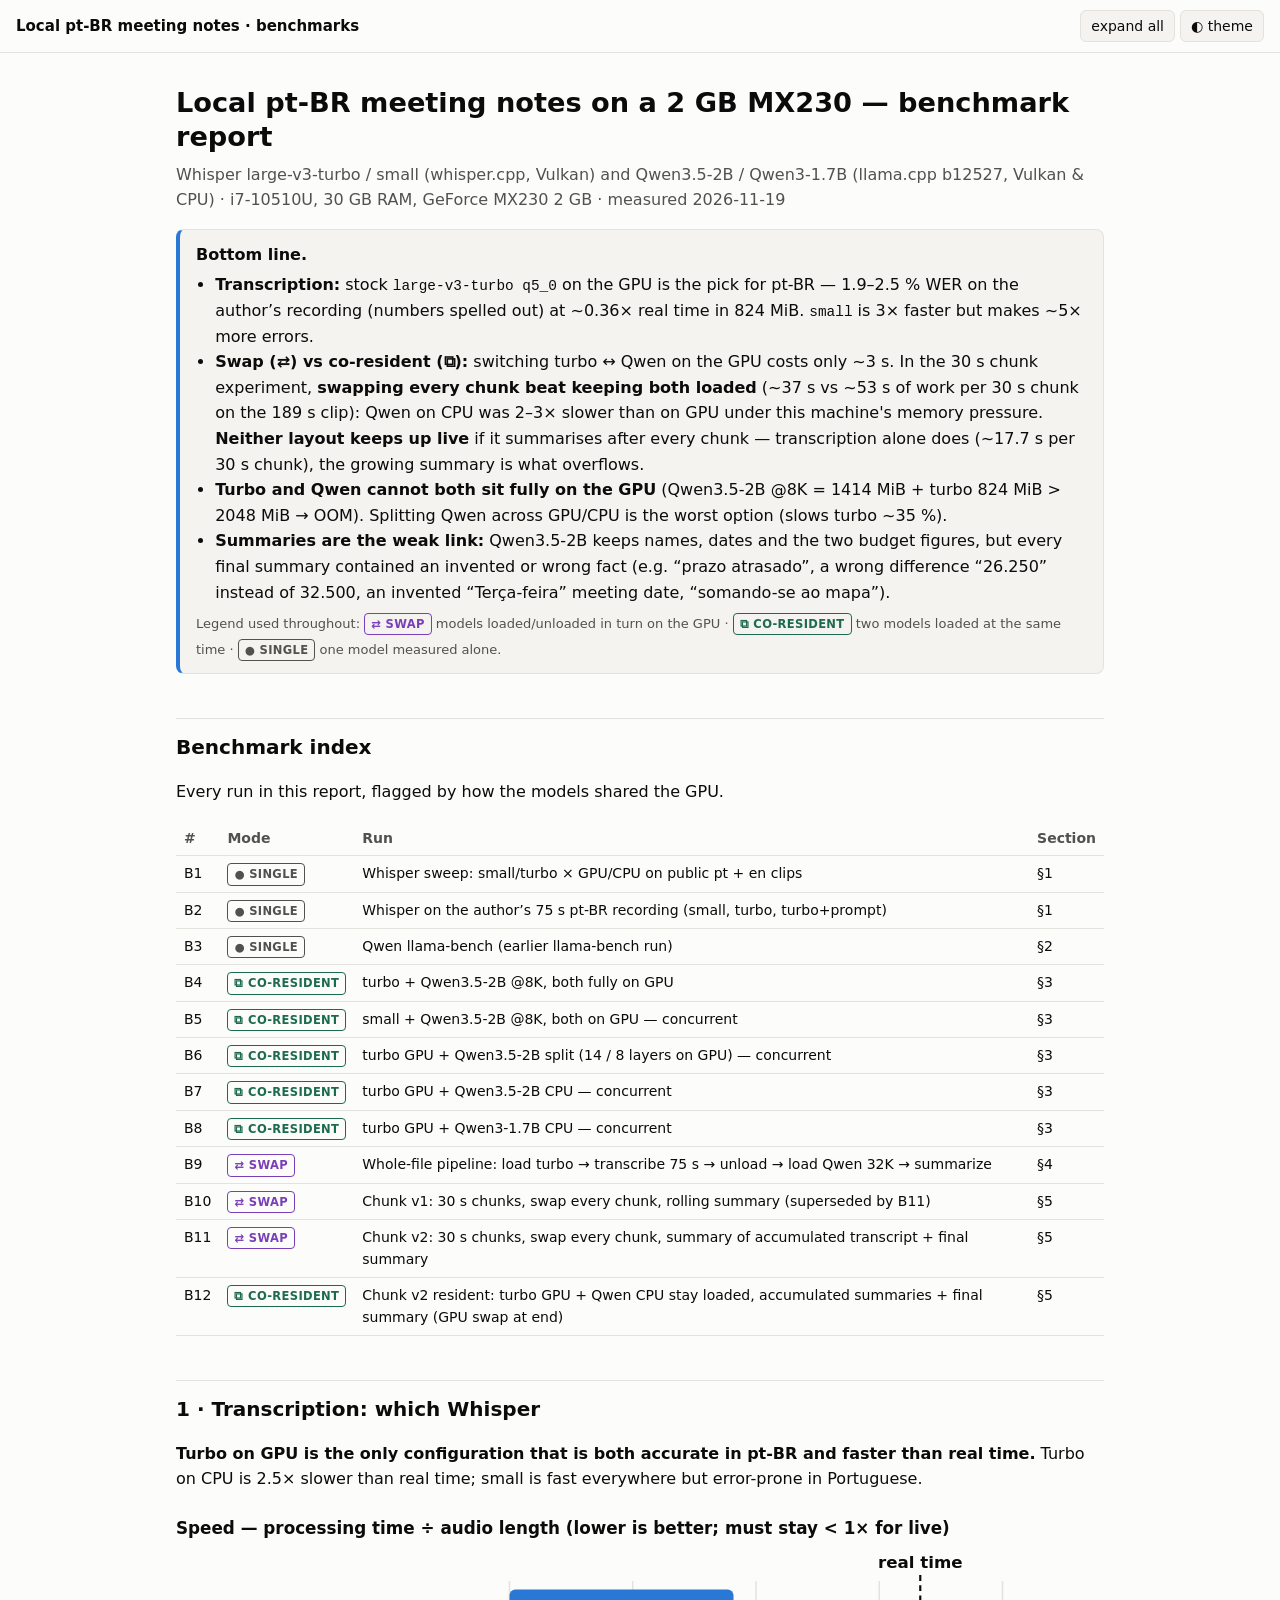
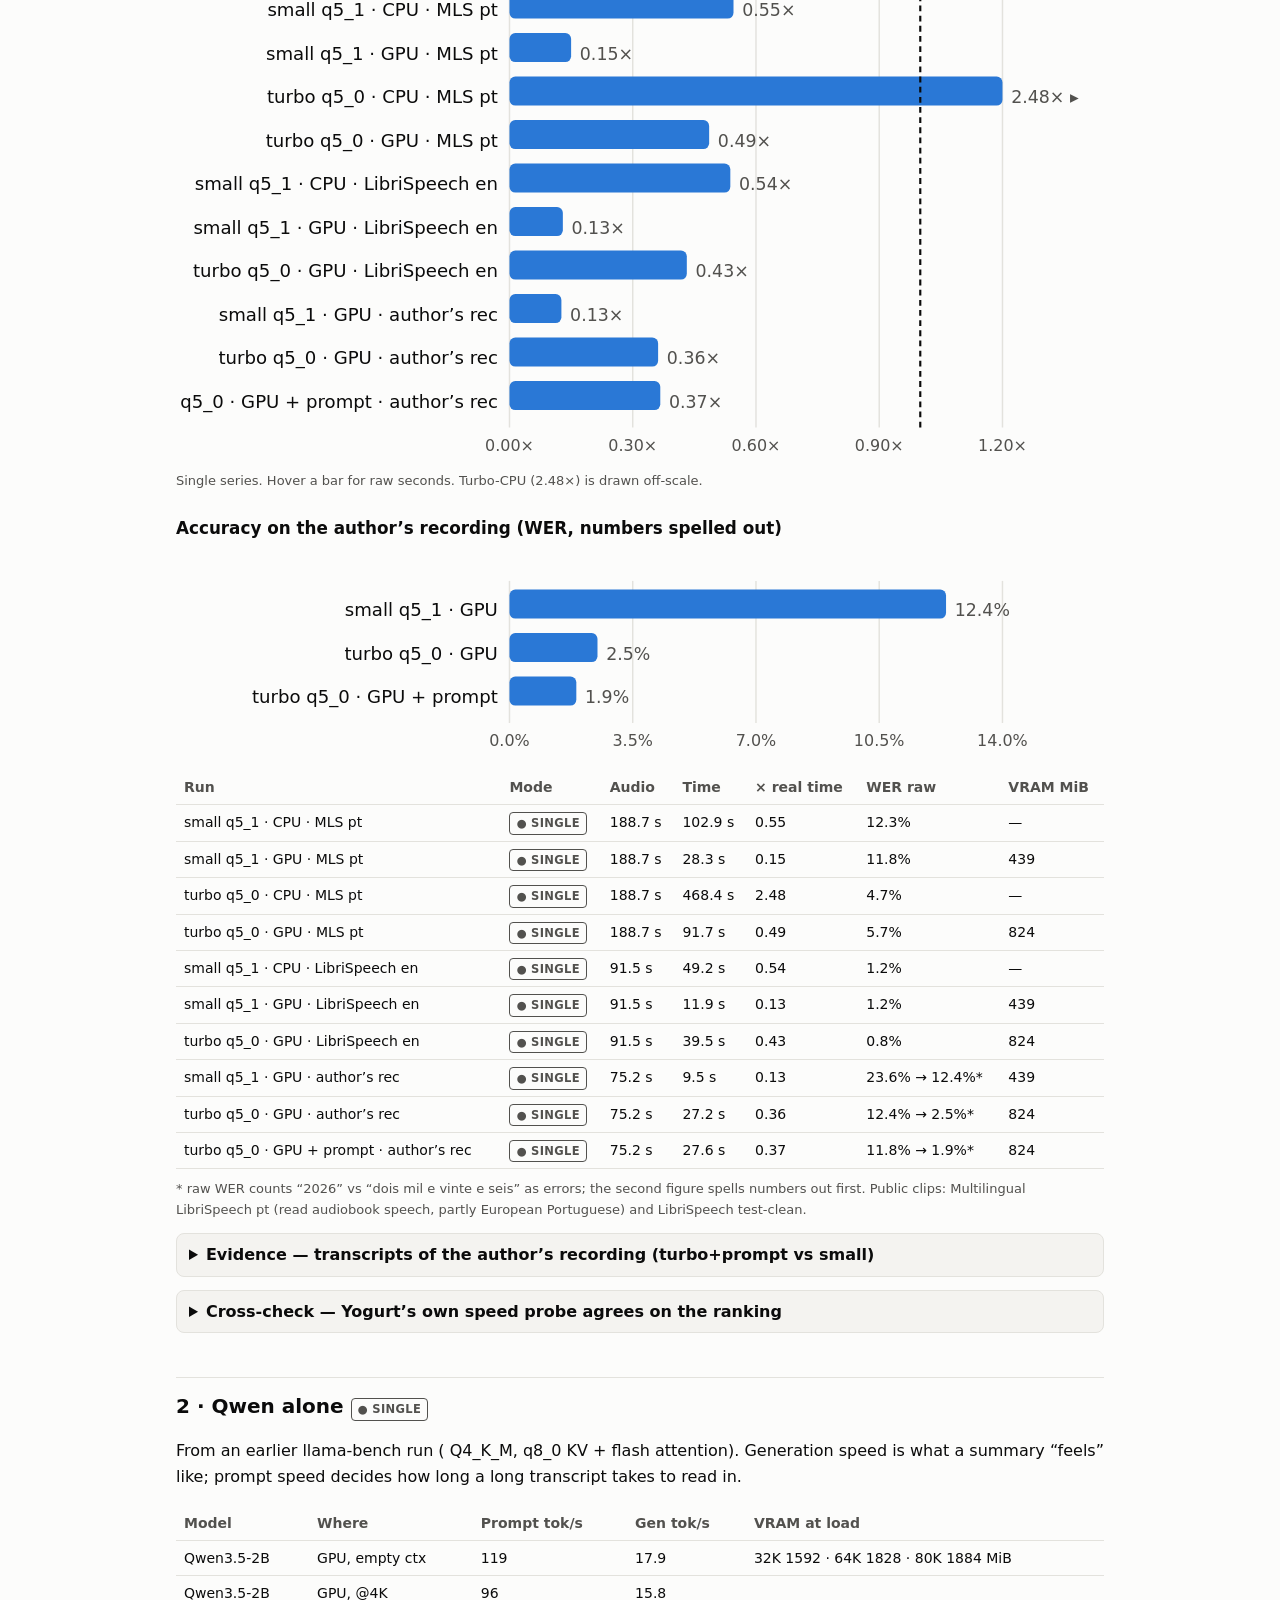
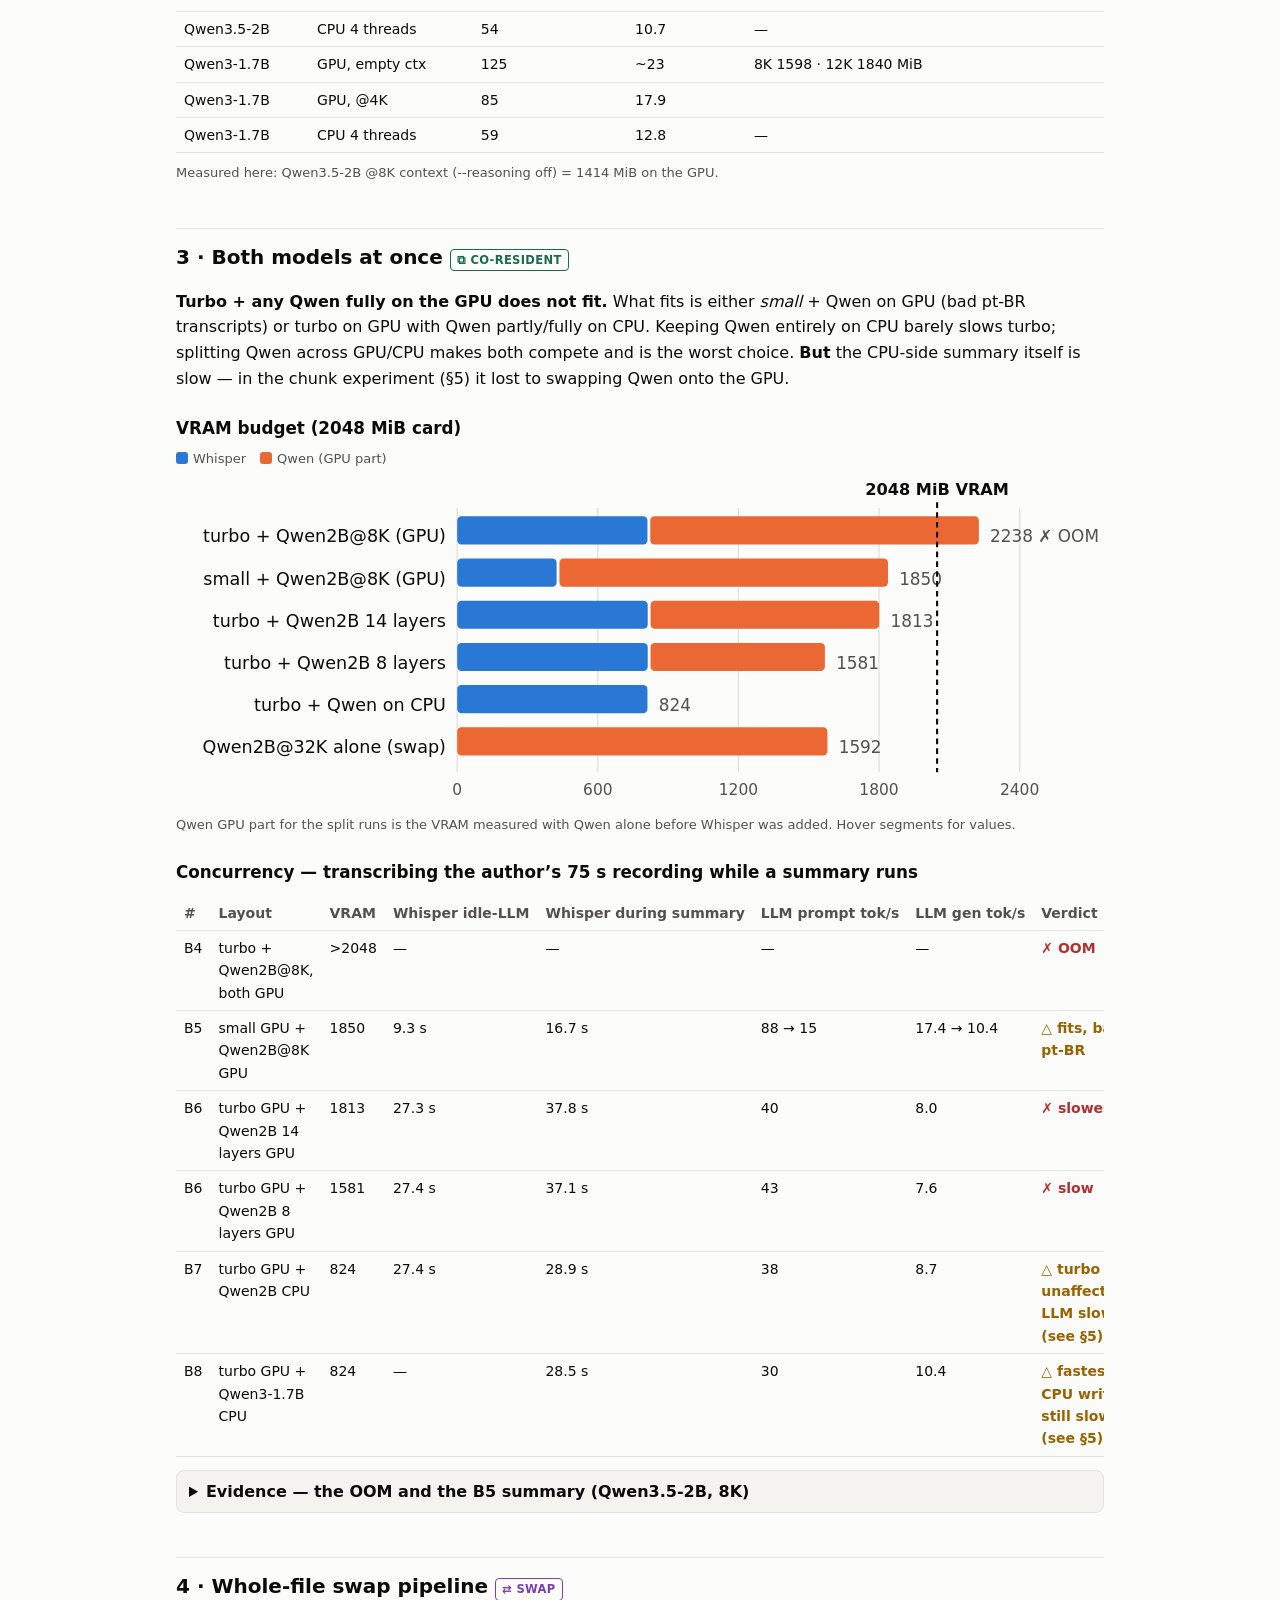
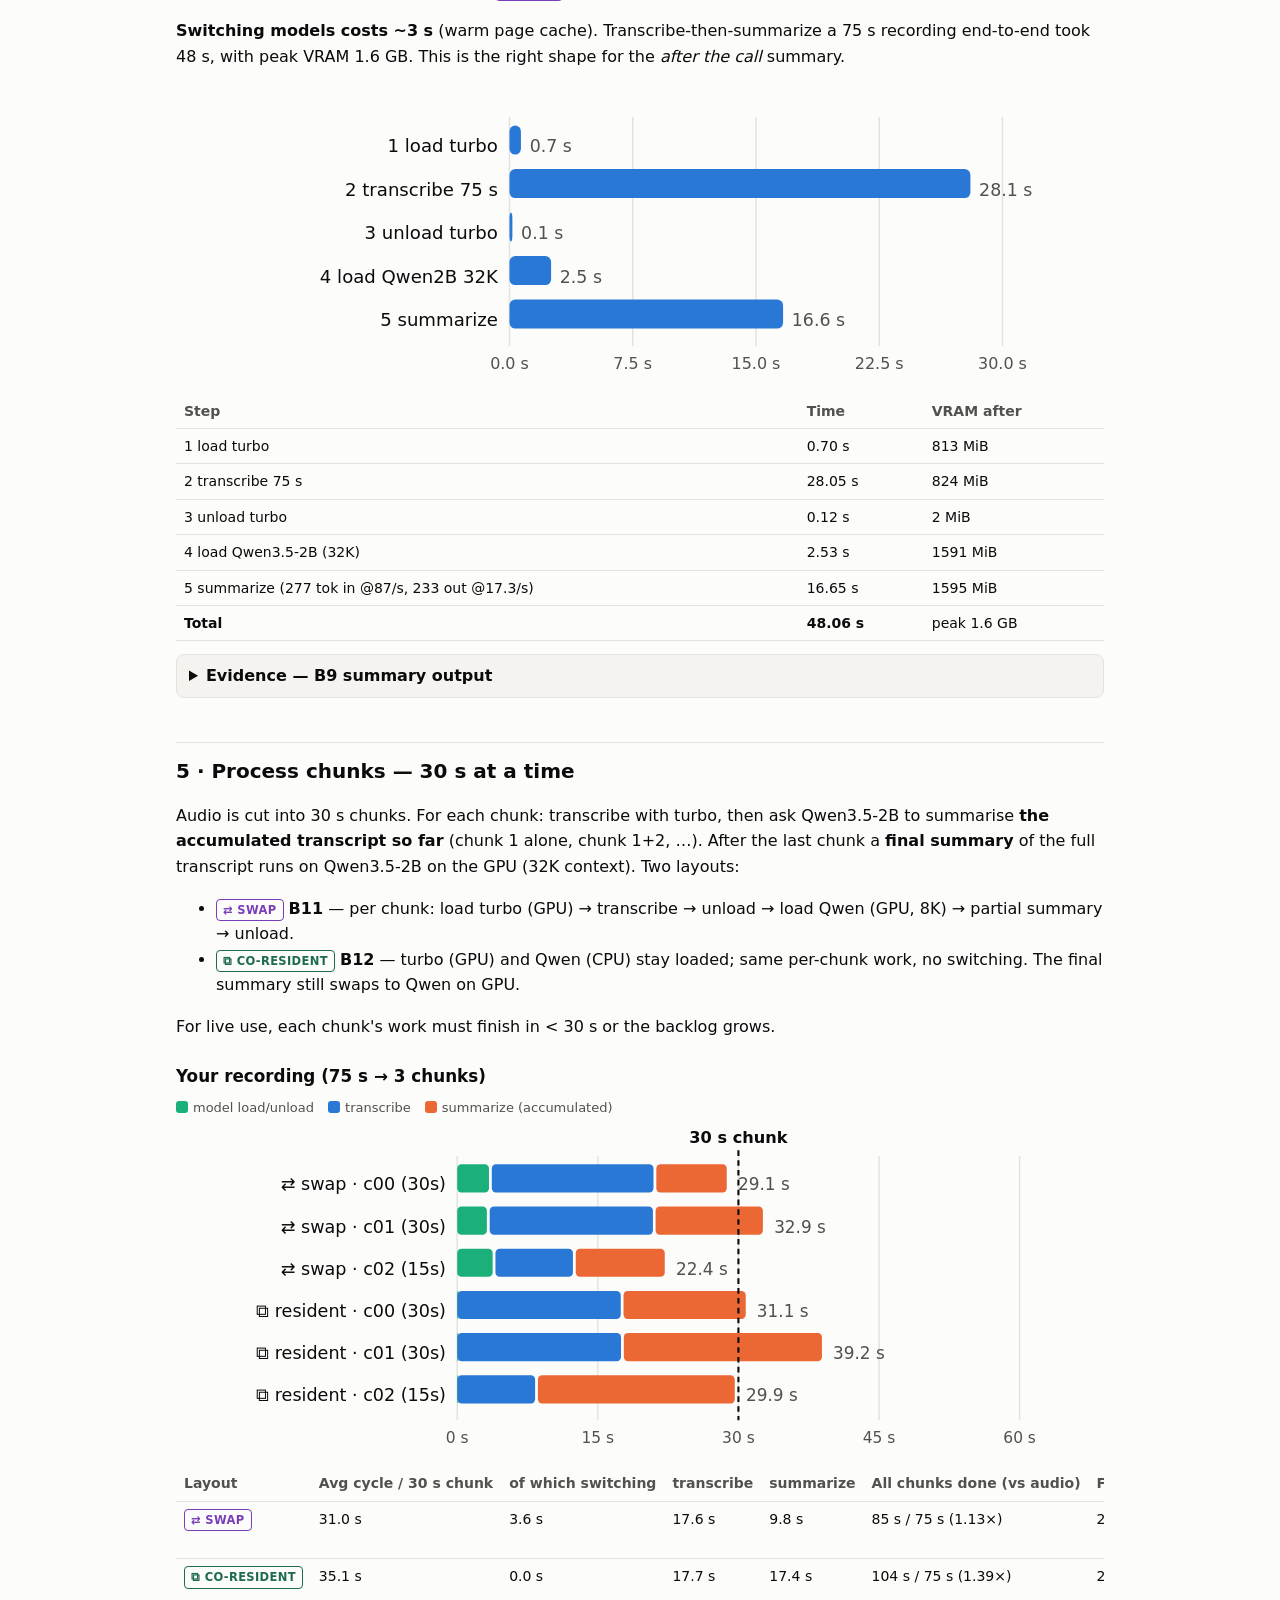
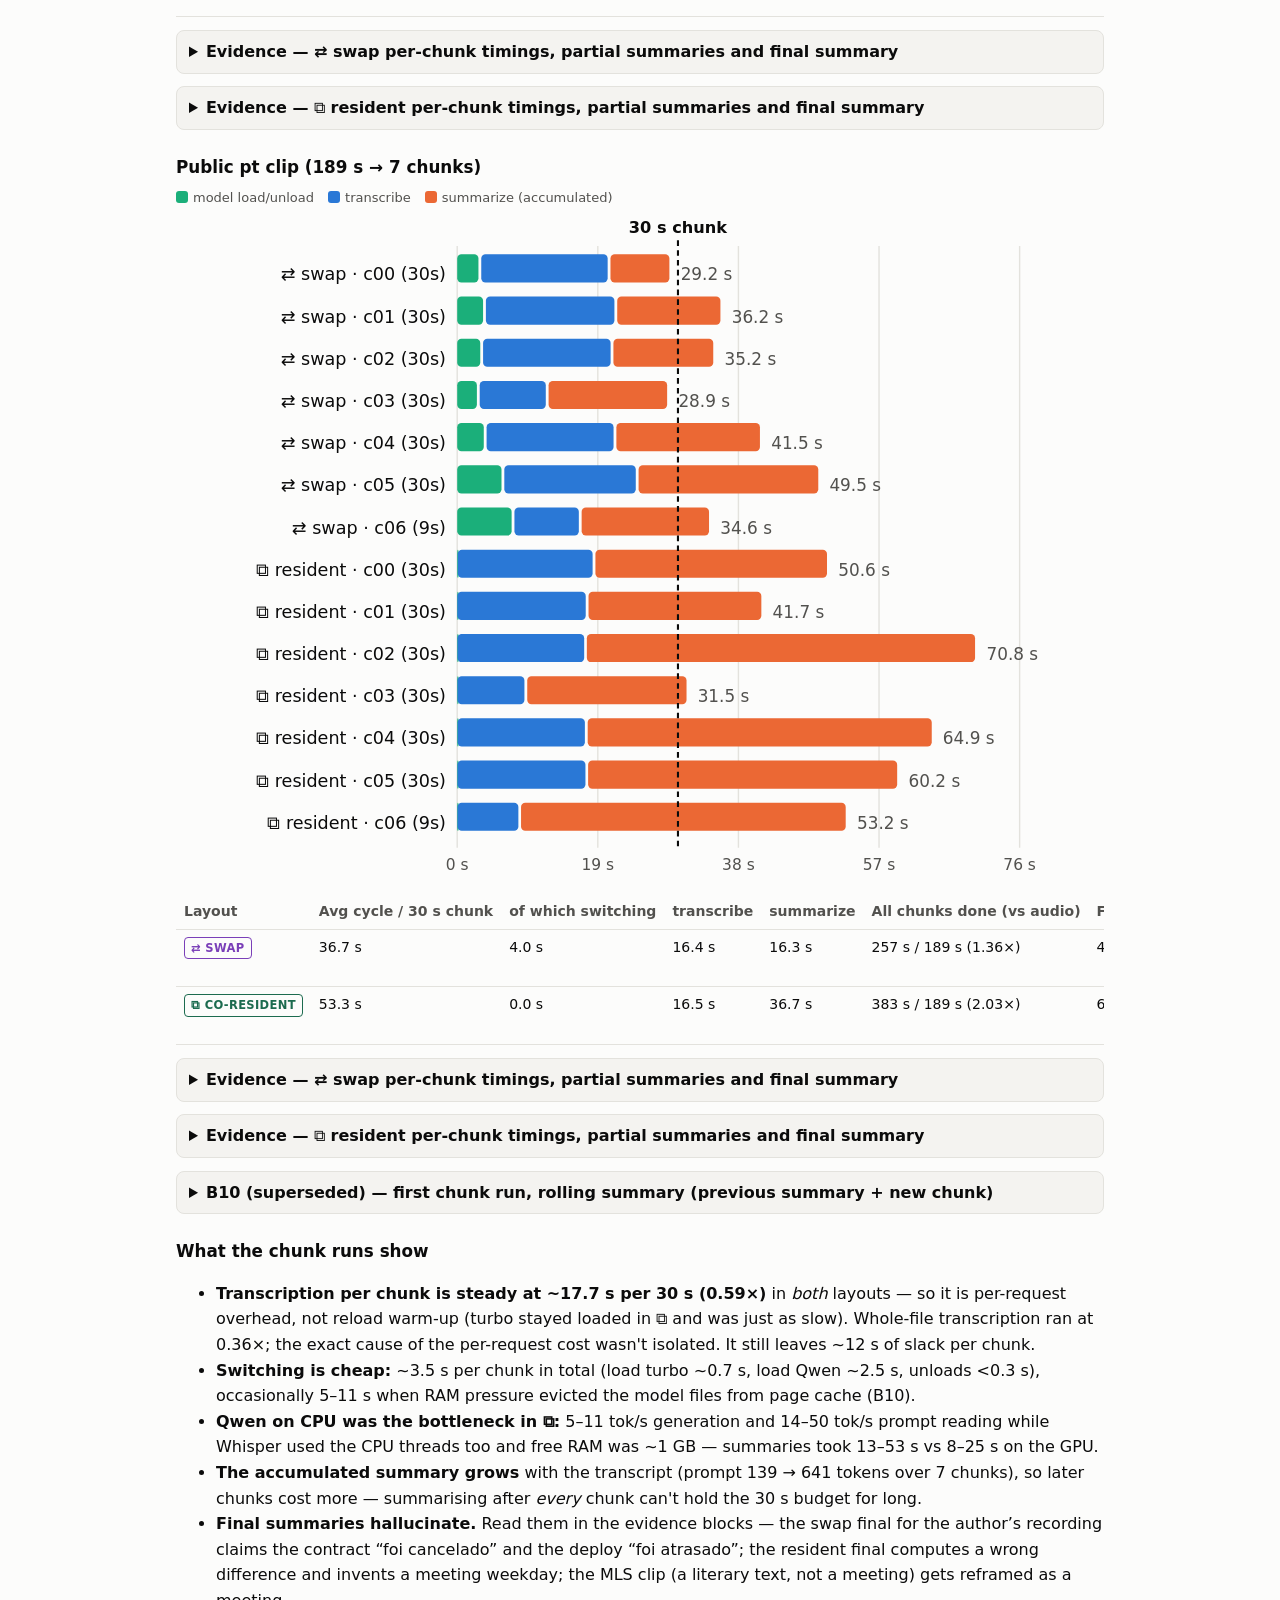
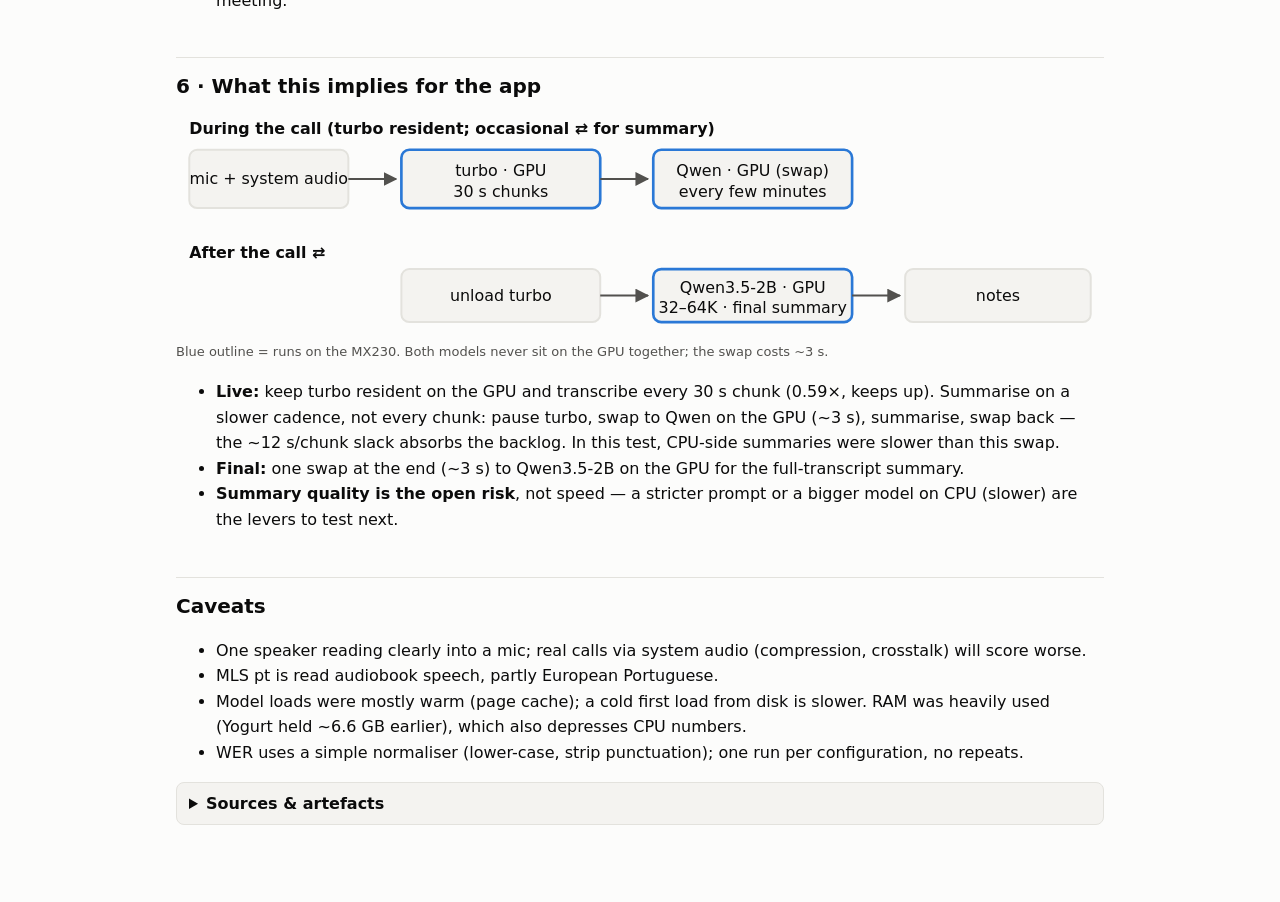
<file: posts/fofoca/media/benchmarks-mx230.html>
<!doctype html><html lang="en"><head><meta charset="utf-8">
<meta name="viewport" content="width=device-width, initial-scale=1">
<title>MX230 Meeting Benchmarks</title><style>
:root{--bg:#fcfcfb;--fg:#0b0b0b;--muted:#52514e;--accent:#2a78d6;--border:#e3e2dd;--card:#f4f3f0;
--good:#0a7f0a;--warn:#9a6200;--bad:#b42f2f;--s1:#2a78d6;--s2:#eb6834;--s3:#1baf7a;--grid:#e3e2dd;--sw:#7a3fb8;--co:#1c6b4f}
@media (prefers-color-scheme:dark){:root:where(:not([data-theme="light"])){--bg:#1a1a19;--fg:#f0efec;--muted:#c3c2b7;--accent:#3987e5;
--border:#383835;--card:#232322;--good:#4ade80;--warn:#fbbf24;--bad:#f87171;--s1:#3987e5;--s2:#d95926;--s3:#199e70;--grid:#383835;--sw:#b9a3f0;--co:#6fd3a9}}
:root[data-theme="dark"]{--bg:#1a1a19;--fg:#f0efec;--muted:#c3c2b7;--accent:#3987e5;--border:#383835;--card:#232322;
--good:#4ade80;--warn:#fbbf24;--bad:#f87171;--s1:#3987e5;--s2:#d95926;--s3:#199e70;--grid:#383835;--sw:#b9a3f0;--co:#6fd3a9}
:root[data-theme="light"]{color-scheme:light}
*{box-sizing:border-box}
body{margin:0;background:var(--bg);color:var(--fg);font:16px/1.6 system-ui,-apple-system,"Segoe UI",sans-serif}
header{position:sticky;top:0;z-index:2;background:var(--bg);border-bottom:1px solid var(--border);padding:10px 16px;display:flex;gap:12px;align-items:center;justify-content:space-between}
header .t{font-weight:600;font-size:15px}
.themebtn,.xbtn{background:var(--card);color:var(--fg);border:1px solid var(--border);border-radius:6px;padding:4px 10px;font:inherit;font-size:14px;cursor:pointer}
main{max-width:960px;margin:0 auto;padding:16px 16px 64px}
h1{font-size:1.7rem;line-height:1.25;margin:.6em 0 .3em}
h2{font-size:1.25rem;margin:2.2em 0 .4em;padding-top:.6em;border-top:1px solid var(--border)}
h3{font-size:1.05rem;margin:1.4em 0 .3em}
.sub{color:var(--muted);margin:0 0 1em}
.headline{background:var(--card);border:1px solid var(--border);border-left:4px solid var(--accent);border-radius:8px;padding:12px 16px}
.headline ul{margin:.3em 0;padding-left:1.2em}
details{border:1px solid var(--border);border-radius:8px;margin:.8em 0;background:var(--card)}
details>summary{cursor:pointer;padding:8px 12px;font-weight:550;color:var(--fg)}
details>div{padding:0 12px 12px}
pre{white-space:pre-wrap;word-break:break-word;background:var(--bg);border:1px solid var(--border);border-radius:6px;padding:10px;font:13px/1.5 ui-monospace,SFMono-Regular,Menlo,monospace;overflow-x:auto;margin:.5em 0}
code{font:0.9em ui-monospace,SFMono-Regular,Menlo,monospace}
.tw{overflow-x:auto;margin:.6em 0}
table{border-collapse:collapse;width:100%;font-size:14px}
th,td{border-bottom:1px solid var(--border);padding:6px 8px;text-align:left;vertical-align:top}
th{color:var(--muted);font-weight:600;white-space:nowrap}
td.num,th.num{text-align:right;font-variant-numeric:tabular-nums}
.tag{display:inline-block;font-size:11.5px;font-weight:700;letter-spacing:.03em;border-radius:4px;padding:1px 6px;border:1.5px solid;white-space:nowrap}
.tag.swap{color:var(--sw);border-color:var(--sw)}
.tag.co{color:var(--co);border-color:var(--co)}
.tag.single{color:var(--muted);border-color:var(--muted)}
.ok{color:var(--good);font-weight:600}.no{color:var(--bad);font-weight:600}.meh{color:var(--warn);font-weight:600}
.chart{width:100%;height:auto;display:block;margin:.4em 0}
.chart .grid{stroke:var(--grid);stroke-width:1}
.chart .tick{fill:var(--muted);font-size:11px}
.chart .lab{fill:var(--fg);font-size:12.5px;dominant-baseline:middle}
.chart .val{fill:var(--muted);font-size:12px;dominant-baseline:middle}
.chart .ref{stroke:var(--fg);stroke-width:1.5;stroke-dasharray:4 3}
.chart .reflab{fill:var(--fg);font-size:11.5px;font-weight:600}
.chart .s1{fill:var(--s1)}.chart .s2{fill:var(--s2)}.chart .s3{fill:var(--s3)}
.chart .mark:hover rect:first-of-type,.chart .mark:focus rect:first-of-type{stroke:var(--fg);stroke-width:1.5}
.legend{display:flex;gap:14px;flex-wrap:wrap;font-size:13px;color:var(--muted);margin-top:.6em}
.key i{display:inline-block;width:12px;height:12px;border-radius:3px;margin-right:5px;vertical-align:-1px}
.key i.s1{background:var(--s1)}.key i.s2{background:var(--s2)}.key i.s3{background:var(--s3)}
.cap{font-size:13px;color:var(--muted);margin:.2em 0 1em}
.grid2{display:grid;grid-template-columns:1fr 1fr;gap:12px}
@media (max-width:720px){.grid2{grid-template-columns:1fr}}
.diag text{fill:var(--fg);font-size:12px}.diag .box{fill:var(--card);stroke:var(--border);stroke-width:1.5}
.diag .gpu{stroke:var(--s1);stroke-width:2}.diag .cpu{stroke:var(--s2);stroke-width:2}.diag .arr{stroke:var(--muted);stroke-width:1.5;fill:none;marker-end:url(#ah)}
.diag .ahp{fill:var(--muted)}
</style></head>
<body><header><span class="t">Local pt-BR meeting notes · benchmarks</span>
<span><button class="xbtn" type="button" id="xall">expand all</button>
<button class="themebtn" type="button" onclick="var r=document.documentElement;var d=r.getAttribute('data-theme')||(matchMedia('(prefers-color-scheme: dark)').matches?'dark':'light');r.setAttribute('data-theme',d==='dark'?'light':'dark')">◐ theme</button></span></header>
<main><h1>Local pt-BR meeting notes on a 2 GB MX230 — benchmark report</h1>
<p class="sub">Whisper large-v3-turbo / small (whisper.cpp, Vulkan) and Qwen3.5-2B / Qwen3-1.7B (llama.cpp b12527, Vulkan & CPU) · i7-10510U, 30 GB RAM, GeForce MX230 2 GB · measured 2026-11-19</p>
<div class="headline"><strong>Bottom line.</strong>
<ul>
<li><strong>Transcription:</strong> stock <code>large-v3-turbo q5_0</code> on the GPU is the pick for pt-BR — 1.9–2.5 % WER on the author’s recording (numbers spelled out) at ~0.36× real time in 824 MiB. <code>small</code> is 3× faster but makes ~5× more errors.</li>
<li><strong>Swap (⇄) vs co-resident (⧉):</strong> switching turbo ↔ Qwen on the GPU costs only ~3 s. In the 30 s chunk experiment, <strong>swapping every chunk beat keeping both loaded</strong> (~37 s vs ~53 s of work per 30 s chunk on the 189 s clip): Qwen on CPU was 2–3× slower than on GPU under this machine's memory pressure. <strong>Neither layout keeps up live</strong> if it summarises after every chunk — transcription alone does (~17.7 s per 30 s chunk), the growing summary is what overflows.</li>
<li><strong>Turbo and Qwen cannot both sit fully on the GPU</strong> (Qwen3.5-2B @8K = 1414 MiB + turbo 824 MiB &gt; 2048 MiB → OOM). Splitting Qwen across GPU/CPU is the worst option (slows turbo ~35 %).</li>
<li><strong>Summaries are the weak link:</strong> Qwen3.5-2B keeps names, dates and the two budget figures, but every final summary contained an invented or wrong fact (e.g. “prazo atrasado”, a wrong difference “26.250” instead of 32.500, an invented “Terça-feira” meeting date, “somando-se ao mapa”).</li>
</ul>
<span class="cap">Legend used throughout: <span class="tag swap">⇄ SWAP</span> models loaded/unloaded in turn on the GPU · <span class="tag co">⧉ CO-RESIDENT</span> two models loaded at the same time · <span class="tag single">● SINGLE</span> one model measured alone.</span>
</div><h2>Benchmark index</h2><p>Every run in this report, flagged by how the models shared the GPU.</p><div class="tw"><table class=""><thead><tr><th>#</th><th>Mode</th><th>Run</th><th>Section</th></tr></thead><tbody><tr><td>B1</td><td><span class="tag single">● SINGLE</span></td><td>Whisper sweep: small/turbo × GPU/CPU on public pt + en clips</td><td>§1</td></tr><tr><td>B2</td><td><span class="tag single">● SINGLE</span></td><td>Whisper on the author’s 75 s pt-BR recording (small, turbo, turbo+prompt)</td><td>§1</td></tr><tr><td>B3</td><td><span class="tag single">● SINGLE</span></td><td>Qwen llama-bench (earlier llama-bench run)</td><td>§2</td></tr><tr><td>B4</td><td><span class="tag co">⧉ CO-RESIDENT</span></td><td>turbo + Qwen3.5-2B @8K, both fully on GPU</td><td>§3</td></tr><tr><td>B5</td><td><span class="tag co">⧉ CO-RESIDENT</span></td><td>small + Qwen3.5-2B @8K, both on GPU — concurrent</td><td>§3</td></tr><tr><td>B6</td><td><span class="tag co">⧉ CO-RESIDENT</span></td><td>turbo GPU + Qwen3.5-2B split (14 / 8 layers on GPU) — concurrent</td><td>§3</td></tr><tr><td>B7</td><td><span class="tag co">⧉ CO-RESIDENT</span></td><td>turbo GPU + Qwen3.5-2B CPU — concurrent</td><td>§3</td></tr><tr><td>B8</td><td><span class="tag co">⧉ CO-RESIDENT</span></td><td>turbo GPU + Qwen3-1.7B CPU — concurrent</td><td>§3</td></tr><tr><td>B9</td><td><span class="tag swap">⇄ SWAP</span></td><td>Whole-file pipeline: load turbo → transcribe 75 s → unload → load Qwen 32K → summarize</td><td>§4</td></tr><tr><td>B10</td><td><span class="tag swap">⇄ SWAP</span></td><td>Chunk v1: 30 s chunks, swap every chunk, rolling summary (superseded by B11)</td><td>§5</td></tr><tr><td>B11</td><td><span class="tag swap">⇄ SWAP</span></td><td>Chunk v2: 30 s chunks, swap every chunk, summary of accumulated transcript + final summary</td><td>§5</td></tr><tr><td>B12</td><td><span class="tag co">⧉ CO-RESIDENT</span></td><td>Chunk v2 resident: turbo GPU + Qwen CPU stay loaded, accumulated summaries + final summary (GPU swap at end)</td><td>§5</td></tr></tbody></table></div><h2>1 · Transcription: which Whisper</h2><p><strong>Turbo on GPU is the only configuration that is both accurate in pt-BR and faster than real time.</strong> Turbo on CPU is 2.5× slower than real time; small is fast everywhere but error-prone in Portuguese.</p><h3>Speed — processing time ÷ audio length (lower is better; must stay &lt; 1× for live)</h3><svg viewBox="0 0 640 356" role="img" class="chart" preserveAspectRatio="xMinYMin meet"><line x1="230.0" x2="230.0" y1="22" y2="330" class="grid"/><text x="230.0" y="346" class="tick" text-anchor="middle">0.00×</text><line x1="315.0" x2="315.0" y1="22" y2="330" class="grid"/><text x="315.0" y="346" class="tick" text-anchor="middle">0.30×</text><line x1="400.0" x2="400.0" y1="22" y2="330" class="grid"/><text x="400.0" y="346" class="tick" text-anchor="middle">0.60×</text><line x1="485.0" x2="485.0" y1="22" y2="330" class="grid"/><text x="485.0" y="346" class="tick" text-anchor="middle">0.90×</text><line x1="570.0" x2="570.0" y1="22" y2="330" class="grid"/><text x="570.0" y="346" class="tick" text-anchor="middle">1.20×</text><g class="mark" tabindex="0"><title>small q5_1 · CPU · MLS pt: 102.9 s for 188.7 s audio = 0.55× real time</title><rect x="230" y="28" width="154.5" height="20" rx="4" class="s1"/><rect x="0" y="25" width="640" height="30" fill="transparent"/></g><text x="222" y="43.0" class="lab" text-anchor="end">small q5_1 · CPU · MLS pt</text><text x="390.5" y="43.0" class="val">0.55×</text><g class="mark" tabindex="0"><title>small q5_1 · GPU · MLS pt: 28.3 s for 188.7 s audio = 0.15× real time</title><rect x="230" y="58" width="42.5" height="20" rx="4" class="s1"/><rect x="0" y="55" width="640" height="30" fill="transparent"/></g><text x="222" y="73.0" class="lab" text-anchor="end">small q5_1 · GPU · MLS pt</text><text x="278.5" y="73.0" class="val">0.15×</text><g class="mark" tabindex="0"><title>turbo q5_0 · CPU · MLS pt: 468.4 s for 188.7 s audio = 2.48× real time</title><rect x="230" y="88" width="340.0" height="20" rx="4" class="s1"/><rect x="0" y="85" width="640" height="30" fill="transparent"/></g><text x="222" y="103.0" class="lab" text-anchor="end">turbo q5_0 · CPU · MLS pt</text><text x="576.0" y="103.0" class="val">2.48× ▸</text><g class="mark" tabindex="0"><title>turbo q5_0 · GPU · MLS pt: 91.7 s for 188.7 s audio = 0.49× real time</title><rect x="230" y="118" width="137.7" height="20" rx="4" class="s1"/><rect x="0" y="115" width="640" height="30" fill="transparent"/></g><text x="222" y="133.0" class="lab" text-anchor="end">turbo q5_0 · GPU · MLS pt</text><text x="373.7" y="133.0" class="val">0.49×</text><g class="mark" tabindex="0"><title>small q5_1 · CPU · LibriSpeech en: 49.2 s for 91.5 s audio = 0.54× real time</title><rect x="230" y="148" width="152.3" height="20" rx="4" class="s1"/><rect x="0" y="145" width="640" height="30" fill="transparent"/></g><text x="222" y="163.0" class="lab" text-anchor="end">small q5_1 · CPU · LibriSpeech en</text><text x="388.3" y="163.0" class="val">0.54×</text><g class="mark" tabindex="0"><title>small q5_1 · GPU · LibriSpeech en: 11.9 s for 91.5 s audio = 0.13× real time</title><rect x="230" y="178" width="36.8" height="20" rx="4" class="s1"/><rect x="0" y="175" width="640" height="30" fill="transparent"/></g><text x="222" y="193.0" class="lab" text-anchor="end">small q5_1 · GPU · LibriSpeech en</text><text x="272.8" y="193.0" class="val">0.13×</text><g class="mark" tabindex="0"><title>turbo q5_0 · GPU · LibriSpeech en: 39.5 s for 91.5 s audio = 0.43× real time</title><rect x="230" y="208" width="122.3" height="20" rx="4" class="s1"/><rect x="0" y="205" width="640" height="30" fill="transparent"/></g><text x="222" y="223.0" class="lab" text-anchor="end">turbo q5_0 · GPU · LibriSpeech en</text><text x="358.3" y="223.0" class="val">0.43×</text><g class="mark" tabindex="0"><title>small q5_1 · GPU on the author’s recording: 9.5 s for 75.2 s</title><rect x="230" y="238" width="35.8" height="20" rx="4" class="s1"/><rect x="0" y="235" width="640" height="30" fill="transparent"/></g><text x="222" y="253.0" class="lab" text-anchor="end">small q5_1 · GPU · author’s rec</text><text x="271.8" y="253.0" class="val">0.13×</text><g class="mark" tabindex="0"><title>turbo q5_0 · GPU on the author’s recording: 27.2 s for 75.2 s</title><rect x="230" y="268" width="102.5" height="20" rx="4" class="s1"/><rect x="0" y="265" width="640" height="30" fill="transparent"/></g><text x="222" y="283.0" class="lab" text-anchor="end">turbo q5_0 · GPU · author’s rec</text><text x="338.5" y="283.0" class="val">0.36×</text><g class="mark" tabindex="0"><title>turbo q5_0 · GPU + prompt on the author’s recording: 27.6 s for 75.2 s</title><rect x="230" y="298" width="104.0" height="20" rx="4" class="s1"/><rect x="0" y="295" width="640" height="30" fill="transparent"/></g><text x="222" y="313.0" class="lab" text-anchor="end">turbo q5_0 · GPU + prompt · author’s rec</text><text x="340.0" y="313.0" class="val">0.37×</text><line x1="513.3" x2="513.3" y1="18" y2="330" class="ref"/><text x="513.3" y="13" text-anchor="middle" class="reflab">real time</text></svg><p class="cap">Single series. Hover a bar for raw seconds. Turbo-CPU (2.48×) is drawn off-scale.</p><h3>Accuracy on the author’s recording (WER, numbers spelled out)</h3><svg viewBox="0 0 640 146" role="img" class="chart" preserveAspectRatio="xMinYMin meet"><line x1="230.0" x2="230.0" y1="22" y2="120" class="grid"/><text x="230.0" y="136" class="tick" text-anchor="middle">0.0%</text><line x1="315.0" x2="315.0" y1="22" y2="120" class="grid"/><text x="315.0" y="136" class="tick" text-anchor="middle">3.5%</text><line x1="400.0" x2="400.0" y1="22" y2="120" class="grid"/><text x="400.0" y="136" class="tick" text-anchor="middle">7.0%</text><line x1="485.0" x2="485.0" y1="22" y2="120" class="grid"/><text x="485.0" y="136" class="tick" text-anchor="middle">10.5%</text><line x1="570.0" x2="570.0" y1="22" y2="120" class="grid"/><text x="570.0" y="136" class="tick" text-anchor="middle">14.0%</text><g class="mark" tabindex="0"><title>small q5_1 · GPU: raw WER 23.6%, numbers-normalised 12.4%</title><rect x="230" y="28" width="301.1" height="20" rx="4" class="s1"/><rect x="0" y="25" width="640" height="30" fill="transparent"/></g><text x="222" y="43.0" class="lab" text-anchor="end">small q5_1 · GPU</text><text x="537.1" y="43.0" class="val">12.4%</text><g class="mark" tabindex="0"><title>turbo q5_0 · GPU: raw WER 12.4%, numbers-normalised 2.5%</title><rect x="230" y="58" width="60.7" height="20" rx="4" class="s1"/><rect x="0" y="55" width="640" height="30" fill="transparent"/></g><text x="222" y="73.0" class="lab" text-anchor="end">turbo q5_0 · GPU</text><text x="296.7" y="73.0" class="val">2.5%</text><g class="mark" tabindex="0"><title>turbo q5_0 · GPU + prompt: raw WER 11.8%, numbers-normalised 1.9%</title><rect x="230" y="88" width="46.1" height="20" rx="4" class="s1"/><rect x="0" y="85" width="640" height="30" fill="transparent"/></g><text x="222" y="103.0" class="lab" text-anchor="end">turbo q5_0 · GPU + prompt</text><text x="282.1" y="103.0" class="val">1.9%</text></svg><div class="tw"><table class=""><thead><tr><th>Run</th><th>Mode</th><th>Audio</th><th>Time</th><th>× real time</th><th>WER raw</th><th>VRAM MiB</th></tr></thead><tbody><tr><td>small q5_1 · CPU · MLS pt</td><td><span class="tag single">● SINGLE</span></td><td>188.7 s</td><td>102.9 s</td><td>0.55</td><td>12.3%</td><td>—</td></tr><tr><td>small q5_1 · GPU · MLS pt</td><td><span class="tag single">● SINGLE</span></td><td>188.7 s</td><td>28.3 s</td><td>0.15</td><td>11.8%</td><td>439</td></tr><tr><td>turbo q5_0 · CPU · MLS pt</td><td><span class="tag single">● SINGLE</span></td><td>188.7 s</td><td>468.4 s</td><td>2.48</td><td>4.7%</td><td>—</td></tr><tr><td>turbo q5_0 · GPU · MLS pt</td><td><span class="tag single">● SINGLE</span></td><td>188.7 s</td><td>91.7 s</td><td>0.49</td><td>5.7%</td><td>824</td></tr><tr><td>small q5_1 · CPU · LibriSpeech en</td><td><span class="tag single">● SINGLE</span></td><td>91.5 s</td><td>49.2 s</td><td>0.54</td><td>1.2%</td><td>—</td></tr><tr><td>small q5_1 · GPU · LibriSpeech en</td><td><span class="tag single">● SINGLE</span></td><td>91.5 s</td><td>11.9 s</td><td>0.13</td><td>1.2%</td><td>439</td></tr><tr><td>turbo q5_0 · GPU · LibriSpeech en</td><td><span class="tag single">● SINGLE</span></td><td>91.5 s</td><td>39.5 s</td><td>0.43</td><td>0.8%</td><td>824</td></tr><tr><td>small q5_1 · GPU · author’s rec</td><td><span class="tag single">● SINGLE</span></td><td>75.2 s</td><td>9.5 s</td><td>0.13</td><td>23.6% → 12.4%*</td><td>439</td></tr><tr><td>turbo q5_0 · GPU · author’s rec</td><td><span class="tag single">● SINGLE</span></td><td>75.2 s</td><td>27.2 s</td><td>0.36</td><td>12.4% → 2.5%*</td><td>824</td></tr><tr><td>turbo q5_0 · GPU + prompt · author’s rec</td><td><span class="tag single">● SINGLE</span></td><td>75.2 s</td><td>27.6 s</td><td>0.37</td><td>11.8% → 1.9%*</td><td>824</td></tr></tbody></table></div><p class="cap">* raw WER counts “2026” vs “dois mil e vinte e seis” as errors; the second figure spells numbers out first. Public clips: Multilingual LibriSpeech pt (read audiobook speech, partly European Portuguese) and LibriSpeech test-clean.</p><details><summary>Evidence — transcripts of the author’s recording (turbo+prompt vs small)</summary><div>
<p><strong>turbo + prompt</strong> — remaining errors: “cumpre <em>e</em> salientar”, “porém” → “Bem,”, an extra “E”, and a trailing “Tchau.”</p><pre>Bom dia a todos. Conforme deliberado na reunião anterior, apresento o relatório consolidado referente ao terceiro trimestre de 2026.
 Ressalto, entretanto, que os indicadores de desempenho permanecem aquém das expectativas estabelecidas pela diretoria.
 Pois é, galera, vou ser sincero, o bagulho tá tenso. O cliente lá de Belo Horizonte deu um perdido na gente e sumiu do mapa.
 Tipo assim, mandou mensagem no zap dizendo que ia fechar o contrato e depois deu ghost.
 Fala sério, né? Que mancada.
 Dito isso, cumpre e salientar que o orçamento previsto era de 120 mil reais.
 Bem, executamos apenas 87.500. A equipe do Rodrigo e da Fernanda fez o deploy da nova feature na sexta-feira, dia 15 de novembro.
 E o feedback dos usuários foi bem positivo.
 Enfim, bora fazer acontecer. Vou mandar o follow-up por e-mail ainda hoje, beleza?
 Se alguém tiver alguma dúvida, me dá um toque. Valeu, pessoal. Tamo junto.
 Tchau.</pre>
<p><strong>small</strong> — “você sincero”, “no agente”, “nos app”, “deu o goche”, “o plói”, “cumpre-se a alinhatar”.</p><pre>Bom dia a todos, conforme deliberado na reunião anterior, apresenta o relatório consolidado
 referente ao terceiro trimestre de 2026.
 Ressalto entretanto que os indicadores de desempenho permanecem a quem das expectativas
 estabelecidas pela diretoria.
 Pois é galera, você sincero, o bagulho está tenso.
 O cliente de Belo Horizonte deu um perdido no agente e sumiu do mapa.
 Tipo assim, mandou mensagem nos app dizendo que ia fechar o contrato e depois deu o
 goche.
 Fala sério né, que mancada.
 Dito isso, cumpre-se a alinhatar que o orçamento previsto era de R$120.000.
 Bem, executamos apenas R$87.500.
 A equipe do Rodrigo e da Fernanda fez o plói da Nova Feature na sexta-feira, dia 15 de
 novembro.
 E o feedback dos usuários foi bem positivo.
 Enfim, bora fazer acontecer.
 Vou mandar o follow-up por e-mail ainda hoje, beleza?
 Se alguém tiver alguma dúvida, me dá um toque.
 Valeu pessoal, estamos juntos.</pre>
<p><strong>Reference text</strong></p><pre>Bom dia a todos. Conforme deliberado na reunião anterior, apresento o relatório consolidado referente ao terceiro trimestre de dois mil e vinte e seis. Ressalto, entretanto, que os indicadores de desempenho permanecem aquém das expectativas estabelecidas pela diretoria.

Pois é, galera, vou ser sincero: o bagulho tá tenso. O cliente lá de Belo Horizonte deu um perdido na gente e sumiu do mapa. Tipo assim, mandou mensagem no zap dizendo que ia fechar o contrato e depois deu ghost. Fala sério, né? Que mancada.

Dito isso, cumpre salientar que o orçamento previsto era de cento e vinte mil reais, porém executamos apenas oitenta e sete mil e quinhentos. A equipe do Rodrigo e da Fernanda fez o deploy da nova feature na sexta-feira, dia quinze de novembro, e o feedback dos usuários foi bem positivo.

Enfim, bora fazer acontecer. Vou mandar o follow-up por e-mail ainda hoje, beleza? Se alguém tiver alguma dúvida, me dá um toque. Valeu, pessoal, tamo junto!
</pre>
</div></details><details><summary>Cross-check — Yogurt’s own speed probe agrees on the ranking</summary><div>
<p>Yogurt measured the same two models on this machine and picked <code>small</code> (its <code>speech-speed.json</code>). Its figures are higher than ours (it likely includes warm-up), but the ratio is the same ~3×.</p>
<pre>{"model": "whisper-small-q5_1",
 "rtf": {"whisper-large-v3-turbo-q5_0": 0.601, "whisper-small-q5_1": 0.209}}</pre>
<p>Gotcha found while measuring: in whisper.cpp the MX230 is <code>-dev 0</code> (it counts discrete GPUs only). <code>-dev 1</code> silently falls back to CPU — our first “GPU” run was actually CPU and was relabelled.</p></div></details><h2>2 · Qwen alone <span class="tag single">● SINGLE</span></h2><p>From an earlier llama-bench run ( Q4_K_M, q8_0 KV + flash attention). Generation speed is what a summary “feels” like; prompt speed decides how long a long transcript takes to read in.</p><div class="tw"><table class=""><thead><tr><th>Model</th><th>Where</th><th>Prompt tok/s</th><th>Gen tok/s</th><th>VRAM at load</th></tr></thead><tbody><tr><td>Qwen3.5-2B</td><td>GPU, empty ctx</td><td>119</td><td>17.9</td><td>32K 1592 · 64K 1828 · 80K 1884 MiB</td></tr><tr><td>Qwen3.5-2B</td><td>GPU, @4K</td><td>96</td><td>15.8</td><td></td></tr><tr><td>Qwen3.5-2B</td><td>CPU 4 threads</td><td>54</td><td>10.7</td><td>—</td></tr><tr><td>Qwen3-1.7B</td><td>GPU, empty ctx</td><td>125</td><td>~23</td><td>8K 1598 · 12K 1840 MiB</td></tr><tr><td>Qwen3-1.7B</td><td>GPU, @4K</td><td>85</td><td>17.9</td><td></td></tr><tr><td>Qwen3-1.7B</td><td>CPU 4 threads</td><td>59</td><td>12.8</td><td>—</td></tr></tbody></table></div><p class="cap">Measured here: Qwen3.5-2B @8K context (--reasoning off) = 1414 MiB on the GPU.</p><h2>3 · Both models at once <span class="tag co">⧉ CO-RESIDENT</span></h2><p><strong>Turbo + any Qwen fully on the GPU does not fit.</strong> What fits is either <em>small</em> + Qwen on GPU (bad pt-BR transcripts) or turbo on GPU with Qwen partly/fully on CPU. Keeping Qwen entirely on CPU barely slows turbo; splitting Qwen across GPU/CPU makes both compete and is the worst choice. <strong>But</strong> the CPU-side summary itself is slow — in the chunk experiment (§5) it lost to swapping Qwen onto the GPU.</p><h3>VRAM budget (2048 MiB card)</h3><div class="legend"><span class="key"><i class="s1"></i>Whisper</span><span class="key"><i class="s2"></i>Qwen (GPU part)</span></div><svg viewBox="0 0 660 236" role="img" class="chart" preserveAspectRatio="xMinYMin meet"><line x1="200.0" x2="200.0" y1="22" y2="210" class="grid"/><text x="200.0" y="226" class="tick" text-anchor="middle">0</text><line x1="300.0" x2="300.0" y1="22" y2="210" class="grid"/><text x="300.0" y="226" class="tick" text-anchor="middle">600</text><line x1="400.0" x2="400.0" y1="22" y2="210" class="grid"/><text x="400.0" y="226" class="tick" text-anchor="middle">1200</text><line x1="500.0" x2="500.0" y1="22" y2="210" class="grid"/><text x="500.0" y="226" class="tick" text-anchor="middle">1800</text><line x1="600.0" x2="600.0" y1="22" y2="210" class="grid"/><text x="600.0" y="226" class="tick" text-anchor="middle">2400</text><text x="192" y="43.0" class="lab" text-anchor="end">turbo + Qwen2B@8K (GPU)</text><g class="mark" tabindex="0"><title>turbo + Qwen2B@8K (GPU) — Whisper: 824.0</title><rect x="200.0" y="28" width="135.3" height="20" rx="3" class="s1"/></g><g class="mark" tabindex="0"><title>turbo + Qwen2B@8K (GPU) — Qwen (GPU part): 1414.0</title><rect x="337.3" y="28" width="233.7" height="20" rx="3" class="s2"/></g><text x="579.0" y="43.0" class="val">2238 ✗ OOM</text><text x="192" y="73.0" class="lab" text-anchor="end">small + Qwen2B@8K (GPU)</text><g class="mark" tabindex="0"><title>small + Qwen2B@8K (GPU) — Whisper: 436.0</title><rect x="200.0" y="58" width="70.7" height="20" rx="3" class="s1"/></g><g class="mark" tabindex="0"><title>small + Qwen2B@8K (GPU) — Qwen (GPU part): 1414.0</title><rect x="272.7" y="58" width="233.7" height="20" rx="3" class="s2"/></g><text x="514.3" y="73.0" class="val">1850</text><text x="192" y="103.0" class="lab" text-anchor="end">turbo + Qwen2B 14 layers</text><g class="mark" tabindex="0"><title>turbo + Qwen2B 14 layers — Whisper: 825.0</title><rect x="200.0" y="88" width="135.5" height="20" rx="3" class="s1"/></g><g class="mark" tabindex="0"><title>turbo + Qwen2B 14 layers — Qwen (GPU part): 988.0</title><rect x="337.5" y="88" width="162.7" height="20" rx="3" class="s2"/></g><text x="508.2" y="103.0" class="val">1813</text><text x="192" y="133.0" class="lab" text-anchor="end">turbo + Qwen2B 8 layers</text><g class="mark" tabindex="0"><title>turbo + Qwen2B 8 layers — Whisper: 825.0</title><rect x="200.0" y="118" width="135.5" height="20" rx="3" class="s1"/></g><g class="mark" tabindex="0"><title>turbo + Qwen2B 8 layers — Qwen (GPU part): 756.0</title><rect x="337.5" y="118" width="124.0" height="20" rx="3" class="s2"/></g><text x="469.5" y="133.0" class="val">1581</text><text x="192" y="163.0" class="lab" text-anchor="end">turbo + Qwen on CPU</text><g class="mark" tabindex="0"><title>turbo + Qwen on CPU — Whisper: 824.0</title><rect x="200.0" y="148" width="135.3" height="20" rx="3" class="s1"/></g><text x="343.3" y="163.0" class="val">824</text><text x="192" y="193.0" class="lab" text-anchor="end">Qwen2B@32K alone (swap)</text><g class="mark" tabindex="0"><title>Qwen2B@32K alone (swap) — Qwen (GPU part): 1592.0</title><rect x="200.0" y="178" width="263.3" height="20" rx="3" class="s2"/></g><text x="471.3" y="193.0" class="val">1592</text><line x1="541.3" x2="541.3" y1="18" y2="210" class="ref"/><text x="541.3" y="13" text-anchor="middle" class="reflab">2048 MiB VRAM</text></svg><p class="cap">Qwen GPU part for the split runs is the VRAM measured with Qwen alone before Whisper was added. Hover segments for values.</p><h3>Concurrency — transcribing the author’s 75 s recording while a summary runs</h3><div class="tw"><table class=""><thead><tr><th>#</th><th>Layout</th><th>VRAM</th><th>Whisper idle-LLM</th><th>Whisper during summary</th><th>LLM prompt tok/s</th><th>LLM gen tok/s</th><th>Verdict</th></tr></thead><tbody><tr><td>B4</td><td>turbo + Qwen2B@8K, both GPU</td><td>&gt;2048</td><td>—</td><td>—</td><td>—</td><td>—</td><td><span class="no">✗ OOM</span></td></tr><tr><td>B5</td><td>small GPU + Qwen2B@8K GPU</td><td>1850</td><td>9.3 s</td><td>16.7 s</td><td>88 → 15</td><td>17.4 → 10.4</td><td><span class="meh">△ fits, bad pt-BR</span></td></tr><tr><td>B6</td><td>turbo GPU + Qwen2B 14 layers GPU</td><td>1813</td><td>27.3 s</td><td>37.8 s</td><td>40</td><td>8.0</td><td><span class="no">✗ slowest</span></td></tr><tr><td>B6</td><td>turbo GPU + Qwen2B 8 layers GPU</td><td>1581</td><td>27.4 s</td><td>37.1 s</td><td>43</td><td>7.6</td><td><span class="no">✗ slow</span></td></tr><tr><td>B7</td><td>turbo GPU + Qwen2B CPU</td><td>824</td><td>27.4 s</td><td>28.9 s</td><td>38</td><td>8.7</td><td><span class="meh">△ turbo unaffected; LLM slow (see §5)</span></td></tr><tr><td>B8</td><td>turbo GPU + Qwen3-1.7B CPU</td><td>824</td><td>—</td><td>28.5 s</td><td>30</td><td>10.4</td><td><span class="meh">△ fastest CPU writer; still slow (see §5)</span></td></tr></tbody></table></div><details><summary>Evidence — the OOM and the B5 summary (Qwen3.5-2B, 8K)</summary><div>
<pre>qwen 2B @8K alone: 1414 MiB
ggml_vulkan: Device memory allocation of size 31457280 failed.
ggml_vulkan: vk::Device::allocateMemory: ErrorOutOfDeviceMemory
Segmentation fault (core dumped)  whisper-server -m ggml-large-v3-turbo-q5_0.bin -dev 0</pre>
<p>B5 summary — note “somando-se ao mapa” (source said “sumiu do mapa”):</p><pre>1. **Resumo do Relatório Q3 2026**: O relatório consolidado apresenta os indicadores de desempenho abaixo das metas da diretoria.
2. **Perda do Cliente**: O contrato com o cliente de Belo Horizonte foi perdido, com a empresa somando-se ao mapa.
3. **Desempenho Financeiro**: O orçamento original de 120 mil reais foi executado apenas com 87.500 reais.
4. **Lançamento da Feature**: A equipe de Rodrigo e Fernanda realizou o deploy da nova feature na sexta-feira, dia 15 de novembro.
5. **Feedback Positivo**: Os usuários demonstraram alta satisfação com o lançamento, mas o resultado final não atingiu as expectativas.</pre>
</div></details><h2>4 · Whole-file swap pipeline <span class="tag swap">⇄ SWAP</span></h2><p><strong>Switching models costs ~3 s</strong> (warm page cache). Transcribe-then-summarize a 75 s recording end-to-end took 48 s, with peak VRAM 1.6 GB. This is the right shape for the <em>after the call</em> summary.</p><svg viewBox="0 0 640 206" role="img" class="chart" preserveAspectRatio="xMinYMin meet"><line x1="230.0" x2="230.0" y1="22" y2="180" class="grid"/><text x="230.0" y="196" class="tick" text-anchor="middle">0.0 s</text><line x1="315.0" x2="315.0" y1="22" y2="180" class="grid"/><text x="315.0" y="196" class="tick" text-anchor="middle">7.5 s</text><line x1="400.0" x2="400.0" y1="22" y2="180" class="grid"/><text x="400.0" y="196" class="tick" text-anchor="middle">15.0 s</text><line x1="485.0" x2="485.0" y1="22" y2="180" class="grid"/><text x="485.0" y="196" class="tick" text-anchor="middle">22.5 s</text><line x1="570.0" x2="570.0" y1="22" y2="180" class="grid"/><text x="570.0" y="196" class="tick" text-anchor="middle">30.0 s</text><g class="mark" tabindex="0"><title>1 load turbo: 0.70 s</title><rect x="230" y="28" width="7.9" height="20" rx="4" class="s1"/><rect x="0" y="25" width="640" height="30" fill="transparent"/></g><text x="222" y="43.0" class="lab" text-anchor="end">1 load turbo</text><text x="243.9" y="43.0" class="val">0.7 s</text><g class="mark" tabindex="0"><title>2 transcribe 75 s: 28.05 s</title><rect x="230" y="58" width="317.9" height="20" rx="4" class="s1"/><rect x="0" y="55" width="640" height="30" fill="transparent"/></g><text x="222" y="73.0" class="lab" text-anchor="end">2 transcribe 75 s</text><text x="553.9" y="73.0" class="val">28.1 s</text><g class="mark" tabindex="0"><title>3 unload turbo: 0.12 s</title><rect x="230" y="88" width="2.0" height="20" rx="4" class="s1"/><rect x="0" y="85" width="640" height="30" fill="transparent"/></g><text x="222" y="103.0" class="lab" text-anchor="end">3 unload turbo</text><text x="238.0" y="103.0" class="val">0.1 s</text><g class="mark" tabindex="0"><title>4 load Qwen2B 32K: 2.53 s</title><rect x="230" y="118" width="28.7" height="20" rx="4" class="s1"/><rect x="0" y="115" width="640" height="30" fill="transparent"/></g><text x="222" y="133.0" class="lab" text-anchor="end">4 load Qwen2B 32K</text><text x="264.7" y="133.0" class="val">2.5 s</text><g class="mark" tabindex="0"><title>5 summarize: 16.65 s</title><rect x="230" y="148" width="188.7" height="20" rx="4" class="s1"/><rect x="0" y="145" width="640" height="30" fill="transparent"/></g><text x="222" y="163.0" class="lab" text-anchor="end">5 summarize</text><text x="424.7" y="163.0" class="val">16.6 s</text></svg><div class="tw"><table class=""><thead><tr><th>Step</th><th>Time</th><th>VRAM after</th></tr></thead><tbody><tr><td>1 load turbo</td><td>0.70 s</td><td>813 MiB</td></tr><tr><td>2 transcribe 75 s</td><td>28.05 s</td><td>824 MiB</td></tr><tr><td>3 unload turbo</td><td>0.12 s</td><td>2 MiB</td></tr><tr><td>4 load Qwen3.5-2B (32K)</td><td>2.53 s</td><td>1591 MiB</td></tr><tr><td>5 summarize (277 tok in @87/s, 233 out @17.3/s)</td><td>16.65 s</td><td>1595 MiB</td></tr><tr><td><strong>Total</strong></td><td><strong>48.06 s</strong></td><td>peak 1.6 GB</td></tr></tbody></table></div><details><summary>Evidence — B9 summary output</summary><div><p>Mostly right; errors: contract “perdido” after a “mensagem de finalização” (it was <em>going</em> to close, then ghosted) and an invented “follow-up urgente”.</p><pre>1. **Relatório do TQ 2026**: O relatório consolidado do terceiro trimestre de 2026 foi apresentado, destacando que os indicadores de desempenho permanecem abaixo das expectativas da diretoria.
2. **Problemas com o cliente BH**: O contrato com o cliente de Belo Horizonte foi perdido, pois o cliente enviou uma mensagem de finalização e depois desapareceu (ghosting), exigindo um follow-up urgente.
3. **Desvio de Orçamento**: O orçamento previsto de R$ 120.000,00 foi executado apenas em R$ 87.500,00, com uma diferença de R$ 32.500,00.
4. **Lançamento e Feedback**: A equipe de Rodrigo e Fernanda implementou a nova feature no dia 15 de novembro, e o feedback inicial dos usuários foi positivo.
5. **Próximos Passos**: A equipe planeja seguir com a implementação dos resultados, enviando um e-mail de acompanhamento hoje e solicitando dúvidas caso precise de apoio.</pre></div></details><h2>5 · Process chunks — 30 s at a time</h2><p>Audio is cut into 30 s chunks. For each chunk: transcribe with turbo, then ask Qwen3.5-2B to summarise <strong>the accumulated transcript so far</strong> (chunk 1 alone, chunk 1+2, …). After the last chunk a <strong>final summary</strong> of the full transcript runs on Qwen3.5-2B on the GPU (32K context). Two layouts:</p>
<ul><li><span class="tag swap">⇄ SWAP</span> <strong>B11</strong> — per chunk: load turbo (GPU) → transcribe → unload → load Qwen (GPU, 8K) → partial summary → unload.</li>
<li><span class="tag co">⧉ CO-RESIDENT</span> <strong>B12</strong> — turbo (GPU) and Qwen (CPU) stay loaded; same per-chunk work, no switching. The final summary still swaps to Qwen on GPU.</li></ul>
<p>For live use, each chunk's work must finish in &lt; 30 s or the backlog grows.</p><h3>Your recording (75 s → 3 chunks)</h3><div class="legend"><span class="key"><i class="s3"></i>model load/unload</span><span class="key"><i class="s1"></i>transcribe</span><span class="key"><i class="s2"></i>summarize (accumulated)</span></div><svg viewBox="0 0 660 236" role="img" class="chart" preserveAspectRatio="xMinYMin meet"><line x1="200.0" x2="200.0" y1="22" y2="210" class="grid"/><text x="200.0" y="226" class="tick" text-anchor="middle">0 s</text><line x1="300.0" x2="300.0" y1="22" y2="210" class="grid"/><text x="300.0" y="226" class="tick" text-anchor="middle">15 s</text><line x1="400.0" x2="400.0" y1="22" y2="210" class="grid"/><text x="400.0" y="226" class="tick" text-anchor="middle">30 s</text><line x1="500.0" x2="500.0" y1="22" y2="210" class="grid"/><text x="500.0" y="226" class="tick" text-anchor="middle">45 s</text><line x1="600.0" x2="600.0" y1="22" y2="210" class="grid"/><text x="600.0" y="226" class="tick" text-anchor="middle">60 s</text><text x="192" y="43.0" class="lab" text-anchor="end">⇄ swap · c00 (30s)</text><g class="mark" tabindex="0"><title>⇄ swap · c00 (30s) — model load/unload: 3.7 s</title><rect x="200.0" y="28" width="22.6" height="20" rx="3" class="s3"/></g><g class="mark" tabindex="0"><title>⇄ swap · c00 (30s) — transcribe: 17.6 s</title><rect x="224.6" y="28" width="115.0" height="20" rx="3" class="s1"/></g><g class="mark" tabindex="0"><title>⇄ swap · c00 (30s) — summarize (accumulated): 7.8 s</title><rect x="341.6" y="28" width="50.1" height="20" rx="3" class="s2"/></g><text x="399.7" y="43.0" class="val">29.1 s</text><text x="192" y="73.0" class="lab" text-anchor="end">⇄ swap · c01 (30s)</text><g class="mark" tabindex="0"><title>⇄ swap · c01 (30s) — model load/unload: 3.5 s</title><rect x="200.0" y="58" width="21.1" height="20" rx="3" class="s3"/></g><g class="mark" tabindex="0"><title>⇄ swap · c01 (30s) — transcribe: 17.7 s</title><rect x="223.1" y="58" width="116.1" height="20" rx="3" class="s1"/></g><g class="mark" tabindex="0"><title>⇄ swap · c01 (30s) — summarize (accumulated): 11.7 s</title><rect x="341.1" y="58" width="76.3" height="20" rx="3" class="s2"/></g><text x="425.4" y="73.0" class="val">32.9 s</text><text x="192" y="103.0" class="lab" text-anchor="end">⇄ swap · c02 (15s)</text><g class="mark" tabindex="0"><title>⇄ swap · c02 (15s) — model load/unload: 4.1 s</title><rect x="200.0" y="88" width="25.2" height="20" rx="3" class="s3"/></g><g class="mark" tabindex="0"><title>⇄ swap · c02 (15s) — transcribe: 8.6 s</title><rect x="227.2" y="88" width="55.1" height="20" rx="3" class="s1"/></g><g class="mark" tabindex="0"><title>⇄ swap · c02 (15s) — summarize (accumulated): 9.8 s</title><rect x="284.3" y="88" width="63.3" height="20" rx="3" class="s2"/></g><text x="355.6" y="103.0" class="val">22.4 s</text><text x="192" y="133.0" class="lab" text-anchor="end">⧉ resident · c00 (30s)</text><g class="mark" tabindex="0"><title>⧉ resident · c00 (30s) — model load/unload: 0.0 s</title><rect x="200.0" y="118" width="1.0" height="20" rx="3" class="s3"/></g><g class="mark" tabindex="0"><title>⧉ resident · c00 (30s) — transcribe: 17.7 s</title><rect x="200.2" y="118" width="116.1" height="20" rx="3" class="s1"/></g><g class="mark" tabindex="0"><title>⧉ resident · c00 (30s) — summarize (accumulated): 13.3 s</title><rect x="318.3" y="118" width="86.9" height="20" rx="3" class="s2"/></g><text x="413.1" y="133.0" class="val">31.1 s</text><text x="192" y="163.0" class="lab" text-anchor="end">⧉ resident · c01 (30s)</text><g class="mark" tabindex="0"><title>⧉ resident · c01 (30s) — model load/unload: 0.0 s</title><rect x="200.0" y="148" width="1.0" height="20" rx="3" class="s3"/></g><g class="mark" tabindex="0"><title>⧉ resident · c01 (30s) — transcribe: 17.7 s</title><rect x="200.2" y="148" width="116.3" height="20" rx="3" class="s1"/></g><g class="mark" tabindex="0"><title>⧉ resident · c01 (30s) — summarize (accumulated): 21.4 s</title><rect x="318.5" y="148" width="140.9" height="20" rx="3" class="s2"/></g><text x="467.3" y="163.0" class="val">39.2 s</text><text x="192" y="193.0" class="lab" text-anchor="end">⧉ resident · c02 (15s)</text><g class="mark" tabindex="0"><title>⧉ resident · c02 (15s) — model load/unload: 0.0 s</title><rect x="200.0" y="178" width="1.0" height="20" rx="3" class="s3"/></g><g class="mark" tabindex="0"><title>⧉ resident · c02 (15s) — transcribe: 8.6 s</title><rect x="200.2" y="178" width="55.2" height="20" rx="3" class="s1"/></g><g class="mark" tabindex="0"><title>⧉ resident · c02 (15s) — summarize (accumulated): 21.3 s</title><rect x="257.4" y="178" width="140.0" height="20" rx="3" class="s2"/></g><text x="405.4" y="193.0" class="val">29.9 s</text><line x1="400.0" x2="400.0" y1="18" y2="210" class="ref"/><text x="400.0" y="13" text-anchor="middle" class="reflab">30 s chunk</text></svg><div class="tw"><table class=""><thead><tr><th>Layout</th><th>Avg cycle / 30 s chunk</th><th>of which switching</th><th>transcribe</th><th>summarize</th><th>All chunks done (vs audio)</th><th>Final: load + summarize</th><th>Total wall</th><th>Live?</th></tr></thead><tbody><tr><td><span class="tag swap">⇄ SWAP</span></td><td>31.0 s</td><td>3.6 s</td><td>17.6 s</td><td>9.8 s</td><td>85 s / 75 s (1.13×)</td><td>2.2 s + 21.6 s</td><td>109 s</td><td><span class="no">✗ falls behind</span></td></tr><tr><td><span class="tag co">⧉ CO-RESIDENT</span></td><td>35.1 s</td><td>0.0 s</td><td>17.7 s</td><td>17.4 s</td><td>104 s / 75 s (1.39×)</td><td>2.7 s + 28.3 s</td><td>136 s</td><td><span class="no">✗ falls behind</span></td></tr></tbody></table></div><details><summary>Evidence — ⇄ swap per-chunk timings, partial summaries and final summary</summary><div><div class="tw"><table class=""><thead><tr><th>Chunk</th><th>Audio</th><th>load ASR</th><th>transcribe</th><th>unload ASR</th><th>load LLM</th><th>summarize</th><th>unload LLM</th><th>cycle</th><th>VRAM peak</th><th>prompt tok</th><th>gen tok</th><th>prompt t/s</th><th>gen t/s</th></tr></thead><tbody><tr><td>c00</td><td>30.0</td><td>0.90</td><td>17.55</td><td>0.09</td><td>2.51</td><td>7.82</td><td>0.19</td><td><strong>29.06</strong></td><td>1414</td><td>171</td><td>99</td><td>80</td><td>17.4</td></tr><tr><td>c01</td><td>30.0</td><td>0.68</td><td>17.71</td><td>0.09</td><td>2.46</td><td>11.74</td><td>0.23</td><td><strong>32.90</strong></td><td>1414</td><td>297</td><td>147</td><td>92</td><td>17.3</td></tr><tr><td>c02</td><td>15.2</td><td>1.04</td><td>8.56</td><td>0.09</td><td>2.31</td><td>9.80</td><td>0.64</td><td><strong>22.44</strong></td><td>1414</td><td>304</td><td>113</td><td>93</td><td>17.3</td></tr></tbody></table></div><p>Final summary: unload + load Qwen 32K 2.24 s · summarize 21.59 s (327 tok in @98/s, 313 out @17.2/s) · VRAM 1595 MiB.</p><p><strong>Final summary</strong></p><pre>**Resumo da Reunião**

A reunião apresentou um relatório consolidado do terceiro trimestre de 2026, destacando um desvio de desempenho significativo entre os indicadores e as expectativas da diretoria. A equipe relatou que o contrato de cliente em Belo Horizonte foi fechado sem a confirmação formal, resultando na perda de um orçamento previsto de 120 mil reais, e que o prazo de execução para o deploy da nova feature foi atrasado para a sexta-feira, dia 15 de novembro.

**Pontos Principais**

*   Desempenho dos indicadores de desempenho está abaixo das metas da diretoria.
*   O contrato de cliente em Belo Horizonte foi cancelado, resultando na perda de um orçamento de 120 mil reais.
*   A equipe de Rodrigo e Fernanda executou o deploy da nova feature no dia 15 de novembro.
*   O feedback dos usuários sobre o deploy foi positivo.

**Números e Datas Citados**

*   **Orçamento Previsto:** 120 mil reais.
*   **Orçamento Executado:** 87.500 reais.
*   **Data do Deploy da Feature:** Sexta-feira, 15 de novembro.

**Próximos Passos**

*   Envio de um follow-up por e-mail para os atores envolvidos.
*   A equipe está aguardando feedback sobre os resultados do terceiro trimestre e a situação do cliente em Belo Horizonte.</pre><details><summary>c00: chunk transcript + partial summary</summary><div><p>Chunk transcript</p><pre>Bom dia a todos. Conforme deliberado na reunião anterior, apresento o relatório consolidado referente ao terceiro trimestre de 2026.
 Ressalto, entretanto, que os indicadores de desempenho permanecem aquém das expectativas estabelecidas pela diretoria.
 Pois é, galera, vou ser sincero, o bagulho tá tenso. O cliente lá de Belo Horizonte deu um perdido na gente e sumiu do mapa.
 tipo assim, mandou mensagem no zap dizendo que ia fechar o contrato e...</pre><p>Partial summary (accumulated transcript up to c00)</p><pre>1. O relatório consolidado do 3º trimestre de 2026 foi apresentado conforme deliberado.
2. Os indicadores de desempenho permanecem aquém das expectativas da diretoria.
3. O cliente de Belo Horizonte fechou o contrato e desapareceu da empresa.
4. O cliente enviou mensagem no Zap informando que estava fechando o negócio.
5. O representante admitiu ser sincero sobre a situação e a tensão no bagulho.</pre></div></details><details><summary>c01: chunk transcript + partial summary</summary><div><p>Chunk transcript</p><pre>Depois deu o ghost. Fala sério, né? Que mancada. Dito isso, cumpre e salientar que o orçamento previsto era de 120 mil reais.
 E, em executamos apenas 87.500. A equipe do Rodrigo e da Fernanda fez o deploy da nova feature na sexta-feira, dia 15 de novembro.
 E o feedback dos usuários foi bem positivo. Enfim, bora fazer acontecer. Vou mandar o follow-up por e-mail ainda hoje, beleza?
 Se alguém tiver alguma dúvida, me dá um toque.
 Valeu.</pre><p>Partial summary (accumulated transcript up to c01)</p><pre>1. **Desempenho do Q3/2026**: Indicadores de desempenho estão abaixo das expectativas da diretoria.
2. **Perda do Cliente**: O cliente de Belo Horizonte fechou o contrato e sumiu do mapa após uma mensagem no Zap.
3. **Desempenho Financeiro**: O orçamento previsto de 120 mil reais foi executado apenas com 87.500 reais.
4. **Cronograma de Lançamento**: A equipe de Rodrigo e Fernanda executou o deploy da nova feature no dia 15 de novembro.
5. **Reação ao Lançamento**: Os usuários apresentaram um feedback positivo para o novo recurso.</pre></div></details><details><summary>c02: chunk transcript + partial summary</summary><div><p>Chunk transcript</p><pre>pessoal, tamo junto.</pre><p>Partial summary (accumulated transcript up to c02)</p><pre>1. O relatório do T3 de 2026 apresenta indicadores de desempenho abaixo da expectativa da diretoria.
2. O cliente de Belo Horizonte perdeu o contrato, fechando o negócio e desaparecendo do mapa.
3. O orçamento original era de 120 mil reais, mas apenas 87.500 reais foram executados.
4. A equipe de Rodrigo e Fernanda executou o deploy da nova feature no dia 15 de novembro.
5. Os usuários avaliaram o serviço com feedback positivo.</pre></div></details><details><summary>Full accumulated transcript</summary><div><pre>Bom dia a todos. Conforme deliberado na reunião anterior, apresento o relatório consolidado referente ao terceiro trimestre de 2026.
 Ressalto, entretanto, que os indicadores de desempenho permanecem aquém das expectativas estabelecidas pela diretoria.
 Pois é, galera, vou ser sincero, o bagulho tá tenso. O cliente lá de Belo Horizonte deu um perdido na gente e sumiu do mapa.
 tipo assim, mandou mensagem no zap dizendo que ia fechar o contrato e...
 Depois deu o ghost. Fala sério, né? Que mancada. Dito isso, cumpre e salientar que o orçamento previsto era de 120 mil reais.
 E, em executamos apenas 87.500. A equipe do Rodrigo e da Fernanda fez o deploy da nova feature na sexta-feira, dia 15 de novembro.
 E o feedback dos usuários foi bem positivo. Enfim, bora fazer acontecer. Vou mandar o follow-up por e-mail ainda hoje, beleza?
 Se alguém tiver alguma dúvida, me dá um toque.
 Valeu.
 pessoal, tamo junto.</pre></div></details></div></details><details><summary>Evidence — ⧉ resident per-chunk timings, partial summaries and final summary</summary><div><div class="tw"><table class=""><thead><tr><th>Chunk</th><th>Audio</th><th>load ASR</th><th>transcribe</th><th>unload ASR</th><th>load LLM</th><th>summarize</th><th>unload LLM</th><th>cycle</th><th>VRAM peak</th><th>prompt tok</th><th>gen tok</th><th>prompt t/s</th><th>gen t/s</th></tr></thead><tbody><tr><td>c00</td><td>30.0</td><td>0.01</td><td>17.71</td><td>0.01</td><td>0.00</td><td>13.33</td><td>0.01</td><td><strong>31.06</strong></td><td>813</td><td>171</td><td>88</td><td>41</td><td>9.5</td></tr><tr><td>c01</td><td>30.0</td><td>0.01</td><td>17.74</td><td>0.01</td><td>0.00</td><td>21.43</td><td>0.01</td><td><strong>39.19</strong></td><td>824</td><td>297</td><td>129</td><td>42</td><td>9.0</td></tr><tr><td>c02</td><td>15.2</td><td>0.01</td><td>8.58</td><td>0.01</td><td>0.00</td><td>21.30</td><td>0.01</td><td><strong>29.89</strong></td><td>824</td><td>304</td><td>133</td><td>40</td><td>9.7</td></tr></tbody></table></div><p>Final summary: unload + load Qwen 32K 2.66 s · summarize 28.28 s (327 tok in @99/s, 430 out @17.2/s) · VRAM 1595 MiB.</p><p><strong>Final summary</strong></p><pre>### Resumo da Reunião

A reunião apresentou o relatório consolidado do terceiro trimestre de 2026, destacando que os indicadores de desempenho ainda estão abaixo das expectativas da diretoria, com o cliente de Belo Horizonte tendo perdido o contrato e sumido do mapa. O orçamento previsto de 120 mil reais foi executado apenas em 87.500 reais, e a equipe de Rodrigo e Fernanda concluiu o deploy da nova feature no dia 15 de novembro, recebendo feedback positivo dos usuários.

### Pontos Principais

*   **Desempenho Financeiro:** O valor executado (87.500 reais) é significativamente inferior ao orçamento previsto (120.000 reais), gerando uma variação negativa de 26.250 reais.
*   **Perda de Cliente:** O cliente de Belo Horizonte fechou o contrato original e posteriormente sumiu do mapa da empresa, resultando em um contrato perdido.
*   **Execução da Feature:** A implementação da nova feature foi concluída no dia 15 de novembro, com feedback dos usuários sendo positivo.
*   **Comunicação:** A equipe de Rodrigo e Fernanda foi comunicada sobre a situação atual e o follow-up de e-mail será enviado para todos hoje.

### Números e Datas Citados

*   **Orçamento Previsto:** 120.000 reais.
*   **Valor Executado:** 87.500 reais.
*   **Perda de Cliente:** Belo Horizonte.
*   **Data do Deploy da Feature:** 15 de novembro.
*   **Data da Reunião:** Terça-feira, dia 15 de novembro.

### Próximos Passos

*   Envio imediato de um follow-up por e-mail para toda a equipe.
*   Discutir novas estratégias para recuperar o desempenho em relação às expectativas da diretoria.
*   Monitorar o comportamento do cliente perdido de Belo Horizonte para evitar novos perdas.</pre><details><summary>c00: chunk transcript + partial summary</summary><div><p>Chunk transcript</p><pre>Bom dia a todos. Conforme deliberado na reunião anterior, apresento o relatório consolidado referente ao terceiro trimestre de 2026.
 Ressalto, entretanto, que os indicadores de desempenho permanecem aquém das expectativas estabelecidas pela diretoria.
 Pois é, galera, vou ser sincero, o bagulho tá tenso. O cliente lá de Belo Horizonte deu um perdido na gente e sumiu do mapa.
 tipo assim, mandou mensagem no zap dizendo que ia fechar o contrato e...</pre><p>Partial summary (accumulated transcript up to c00)</p><pre>1. O relatório consolidado do terceiro trimestre de 2026 foi apresentado conforme deliberado.
2. Os indicadores de desempenho permanecem abaixo das expectativas da diretoria.
3. O cliente de Belo Horizonte encerrou o contrato e sumiu do mapa.
4. O cliente comunicou via Zap que fecharia o contrato.
5. O gestor afirma que o bagulho da situação é tenso.</pre></div></details><details><summary>c01: chunk transcript + partial summary</summary><div><p>Chunk transcript</p><pre>Depois deu o ghost. Fala sério, né? Que mancada. Dito isso, cumpre e salientar que o orçamento previsto era de 120 mil reais.
 E, em executamos apenas 87.500. A equipe do Rodrigo e da Fernanda fez o deploy da nova feature na sexta-feira, dia 15 de novembro.
 E o feedback dos usuários foi bem positivo. Enfim, bora fazer acontecer. Vou mandar o follow-up por e-mail ainda hoje, beleza?
 Se alguém tiver alguma dúvida, me dá um toque.
 Valeu.</pre><p>Partial summary (accumulated transcript up to c01)</p><pre>1. Os indicadores de desempenho do T3/2026 permanecem abaixo das expectativas da diretoria.
2. O cliente de Belo Horizonte fechou o contrato, mas o contrato foi cancelado após a equipe de Rodrigo e Fernanda realizar o deploy da feature em 15 de novembro.
3. O orçamento previsto foi de 120 mil reais, enquanto apenas 87.500 reais foram executados.
4. O feedback dos usuários sobre o deploy foi positivo.
5. O relatório consolidado do T3/2026 será enviado por e-mail para o follow-up.</pre></div></details><details><summary>c02: chunk transcript + partial summary</summary><div><p>Chunk transcript</p><pre>pessoal, tamo junto.</pre><p>Partial summary (accumulated transcript up to c02)</p><pre>1. O relatório do Q3 de 2026 foi apresentado, mas os indicadores de desempenho permanecem abaixo das expectativas da diretoria.
2. O contrato de Belo Horizonte foi cancelado (perdido), fazendo a equipe alocar apenas 87.500 reais contra um orçamento de 120 mil reais.
3. A equipe do Rodrigo e da Fernanda executou o deploy da nova feature na sexta-feira, dia 15 de novembro.
4. O feedback dos usuários para a nova feature foi positivo.
5. O follow-up por e-mail será enviado hoje para informar sobre o andamento.</pre></div></details><details><summary>Full accumulated transcript</summary><div><pre>Bom dia a todos. Conforme deliberado na reunião anterior, apresento o relatório consolidado referente ao terceiro trimestre de 2026.
 Ressalto, entretanto, que os indicadores de desempenho permanecem aquém das expectativas estabelecidas pela diretoria.
 Pois é, galera, vou ser sincero, o bagulho tá tenso. O cliente lá de Belo Horizonte deu um perdido na gente e sumiu do mapa.
 tipo assim, mandou mensagem no zap dizendo que ia fechar o contrato e...
 Depois deu o ghost. Fala sério, né? Que mancada. Dito isso, cumpre e salientar que o orçamento previsto era de 120 mil reais.
 E, em executamos apenas 87.500. A equipe do Rodrigo e da Fernanda fez o deploy da nova feature na sexta-feira, dia 15 de novembro.
 E o feedback dos usuários foi bem positivo. Enfim, bora fazer acontecer. Vou mandar o follow-up por e-mail ainda hoje, beleza?
 Se alguém tiver alguma dúvida, me dá um toque.
 Valeu.
 pessoal, tamo junto.</pre></div></details></div></details><h3>Public pt clip (189 s → 7 chunks)</h3><div class="legend"><span class="key"><i class="s3"></i>model load/unload</span><span class="key"><i class="s1"></i>transcribe</span><span class="key"><i class="s2"></i>summarize (accumulated)</span></div><svg viewBox="0 0 660 476" role="img" class="chart" preserveAspectRatio="xMinYMin meet"><line x1="200.0" x2="200.0" y1="22" y2="450" class="grid"/><text x="200.0" y="466" class="tick" text-anchor="middle">0 s</text><line x1="300.0" x2="300.0" y1="22" y2="450" class="grid"/><text x="300.0" y="466" class="tick" text-anchor="middle">19 s</text><line x1="400.0" x2="400.0" y1="22" y2="450" class="grid"/><text x="400.0" y="466" class="tick" text-anchor="middle">38 s</text><line x1="500.0" x2="500.0" y1="22" y2="450" class="grid"/><text x="500.0" y="466" class="tick" text-anchor="middle">57 s</text><line x1="600.0" x2="600.0" y1="22" y2="450" class="grid"/><text x="600.0" y="466" class="tick" text-anchor="middle">76 s</text><text x="192" y="43.0" class="lab" text-anchor="end">⇄ swap · c00 (30s)</text><g class="mark" tabindex="0"><title>⇄ swap · c00 (30s) — model load/unload: 3.3 s</title><rect x="200.0" y="28" width="15.1" height="20" rx="3" class="s3"/></g><g class="mark" tabindex="0"><title>⇄ swap · c00 (30s) — transcribe: 17.6 s</title><rect x="217.1" y="28" width="89.9" height="20" rx="3" class="s1"/></g><g class="mark" tabindex="0"><title>⇄ swap · c00 (30s) — summarize (accumulated): 8.4 s</title><rect x="309.0" y="28" width="41.9" height="20" rx="3" class="s2"/></g><text x="358.9" y="43.0" class="val">29.2 s</text><text x="192" y="73.0" class="lab" text-anchor="end">⇄ swap · c01 (30s)</text><g class="mark" tabindex="0"><title>⇄ swap · c01 (30s) — model load/unload: 3.9 s</title><rect x="200.0" y="58" width="18.4" height="20" rx="3" class="s3"/></g><g class="mark" tabindex="0"><title>⇄ swap · c01 (30s) — transcribe: 17.9 s</title><rect x="220.4" y="58" width="91.4" height="20" rx="3" class="s1"/></g><g class="mark" tabindex="0"><title>⇄ swap · c01 (30s) — summarize (accumulated): 14.4 s</title><rect x="313.8" y="58" width="73.4" height="20" rx="3" class="s2"/></g><text x="395.2" y="73.0" class="val">36.2 s</text><text x="192" y="103.0" class="lab" text-anchor="end">⇄ swap · c02 (30s)</text><g class="mark" tabindex="0"><title>⇄ swap · c02 (30s) — model load/unload: 3.5 s</title><rect x="200.0" y="88" width="16.4" height="20" rx="3" class="s3"/></g><g class="mark" tabindex="0"><title>⇄ swap · c02 (30s) — transcribe: 17.7 s</title><rect x="218.4" y="88" width="90.7" height="20" rx="3" class="s1"/></g><g class="mark" tabindex="0"><title>⇄ swap · c02 (30s) — summarize (accumulated): 13.9 s</title><rect x="311.1" y="88" width="71.0" height="20" rx="3" class="s2"/></g><text x="390.1" y="103.0" class="val">35.2 s</text><text x="192" y="133.0" class="lab" text-anchor="end">⇄ swap · c03 (30s)</text><g class="mark" tabindex="0"><title>⇄ swap · c03 (30s) — model load/unload: 3.1 s</title><rect x="200.0" y="118" width="14.0" height="20" rx="3" class="s3"/></g><g class="mark" tabindex="0"><title>⇄ swap · c03 (30s) — transcribe: 9.4 s</title><rect x="216.0" y="118" width="47.0" height="20" rx="3" class="s1"/></g><g class="mark" tabindex="0"><title>⇄ swap · c03 (30s) — summarize (accumulated): 16.5 s</title><rect x="265.0" y="118" width="84.3" height="20" rx="3" class="s2"/></g><text x="357.3" y="133.0" class="val">28.9 s</text><text x="192" y="163.0" class="lab" text-anchor="end">⇄ swap · c04 (30s)</text><g class="mark" tabindex="0"><title>⇄ swap · c04 (30s) — model load/unload: 4.0 s</title><rect x="200.0" y="148" width="18.9" height="20" rx="3" class="s3"/></g><g class="mark" tabindex="0"><title>⇄ swap · c04 (30s) — transcribe: 17.6 s</title><rect x="220.9" y="148" width="90.3" height="20" rx="3" class="s1"/></g><g class="mark" tabindex="0"><title>⇄ swap · c04 (30s) — summarize (accumulated): 19.9 s</title><rect x="313.2" y="148" width="102.1" height="20" rx="3" class="s2"/></g><text x="423.3" y="163.0" class="val">41.5 s</text><text x="192" y="193.0" class="lab" text-anchor="end">⇄ swap · c05 (30s)</text><g class="mark" tabindex="0"><title>⇄ swap · c05 (30s) — model load/unload: 6.4 s</title><rect x="200.0" y="178" width="31.5" height="20" rx="3" class="s3"/></g><g class="mark" tabindex="0"><title>⇄ swap · c05 (30s) — transcribe: 18.2 s</title><rect x="233.5" y="178" width="93.5" height="20" rx="3" class="s1"/></g><g class="mark" tabindex="0"><title>⇄ swap · c05 (30s) — summarize (accumulated): 24.8 s</title><rect x="329.0" y="178" width="127.8" height="20" rx="3" class="s2"/></g><text x="464.7" y="193.0" class="val">49.5 s</text><text x="192" y="223.0" class="lab" text-anchor="end">⇄ swap · c06 (9s)</text><g class="mark" tabindex="0"><title>⇄ swap · c06 (9s) — model load/unload: 7.8 s</title><rect x="200.0" y="208" width="38.7" height="20" rx="3" class="s3"/></g><g class="mark" tabindex="0"><title>⇄ swap · c06 (9s) — transcribe: 9.1 s</title><rect x="240.7" y="208" width="45.8" height="20" rx="3" class="s1"/></g><g class="mark" tabindex="0"><title>⇄ swap · c06 (9s) — summarize (accumulated): 17.7 s</title><rect x="288.5" y="208" width="90.6" height="20" rx="3" class="s2"/></g><text x="387.1" y="223.0" class="val">34.6 s</text><text x="192" y="253.0" class="lab" text-anchor="end">⧉ resident · c00 (30s)</text><g class="mark" tabindex="0"><title>⧉ resident · c00 (30s) — model load/unload: 0.1 s</title><rect x="200.0" y="238" width="1.0" height="20" rx="3" class="s3"/></g><g class="mark" tabindex="0"><title>⧉ resident · c00 (30s) — transcribe: 18.7 s</title><rect x="200.4" y="238" width="95.9" height="20" rx="3" class="s1"/></g><g class="mark" tabindex="0"><title>⧉ resident · c00 (30s) — summarize (accumulated): 31.9 s</title><rect x="298.3" y="238" width="164.7" height="20" rx="3" class="s2"/></g><text x="471.0" y="253.0" class="val">50.6 s</text><text x="192" y="283.0" class="lab" text-anchor="end">⧉ resident · c01 (30s)</text><g class="mark" tabindex="0"><title>⧉ resident · c01 (30s) — model load/unload: 0.0 s</title><rect x="200.0" y="268" width="1.0" height="20" rx="3" class="s3"/></g><g class="mark" tabindex="0"><title>⧉ resident · c01 (30s) — transcribe: 17.8 s</title><rect x="200.1" y="268" width="91.3" height="20" rx="3" class="s1"/></g><g class="mark" tabindex="0"><title>⧉ resident · c01 (30s) — summarize (accumulated): 23.9 s</title><rect x="293.4" y="268" width="122.9" height="20" rx="3" class="s2"/></g><text x="424.3" y="283.0" class="val">41.7 s</text><text x="192" y="313.0" class="lab" text-anchor="end">⧉ resident · c02 (30s)</text><g class="mark" tabindex="0"><title>⧉ resident · c02 (30s) — model load/unload: 0.0 s</title><rect x="200.0" y="298" width="1.0" height="20" rx="3" class="s3"/></g><g class="mark" tabindex="0"><title>⧉ resident · c02 (30s) — transcribe: 17.6 s</title><rect x="200.2" y="298" width="90.1" height="20" rx="3" class="s1"/></g><g class="mark" tabindex="0"><title>⧉ resident · c02 (30s) — summarize (accumulated): 53.2 s</title><rect x="292.2" y="298" width="276.1" height="20" rx="3" class="s2"/></g><text x="576.4" y="313.0" class="val">70.8 s</text><text x="192" y="343.0" class="lab" text-anchor="end">⧉ resident · c03 (30s)</text><g class="mark" tabindex="0"><title>⧉ resident · c03 (30s) — model load/unload: 0.0 s</title><rect x="200.0" y="328" width="1.0" height="20" rx="3" class="s3"/></g><g class="mark" tabindex="0"><title>⧉ resident · c03 (30s) — transcribe: 9.5 s</title><rect x="200.2" y="328" width="47.6" height="20" rx="3" class="s1"/></g><g class="mark" tabindex="0"><title>⧉ resident · c03 (30s) — summarize (accumulated): 22.0 s</title><rect x="249.8" y="328" width="113.3" height="20" rx="3" class="s2"/></g><text x="371.0" y="343.0" class="val">31.5 s</text><text x="192" y="373.0" class="lab" text-anchor="end">⧉ resident · c04 (30s)</text><g class="mark" tabindex="0"><title>⧉ resident · c04 (30s) — model load/unload: 0.1 s</title><rect x="200.0" y="358" width="1.0" height="20" rx="3" class="s3"/></g><g class="mark" tabindex="0"><title>⧉ resident · c04 (30s) — transcribe: 17.7 s</title><rect x="200.3" y="358" width="90.5" height="20" rx="3" class="s1"/></g><g class="mark" tabindex="0"><title>⧉ resident · c04 (30s) — summarize (accumulated): 47.1 s</title><rect x="292.8" y="358" width="244.7" height="20" rx="3" class="s2"/></g><text x="545.4" y="373.0" class="val">64.9 s</text><text x="192" y="403.0" class="lab" text-anchor="end">⧉ resident · c05 (30s)</text><g class="mark" tabindex="0"><title>⧉ resident · c05 (30s) — model load/unload: 0.0 s</title><rect x="200.0" y="388" width="1.0" height="20" rx="3" class="s3"/></g><g class="mark" tabindex="0"><title>⧉ resident · c05 (30s) — transcribe: 17.8 s</title><rect x="200.2" y="388" width="91.0" height="20" rx="3" class="s1"/></g><g class="mark" tabindex="0"><title>⧉ resident · c05 (30s) — summarize (accumulated): 42.4 s</title><rect x="293.1" y="388" width="219.8" height="20" rx="3" class="s2"/></g><text x="521.0" y="403.0" class="val">60.2 s</text><text x="192" y="433.0" class="lab" text-anchor="end">⧉ resident · c06 (9s)</text><g class="mark" tabindex="0"><title>⧉ resident · c06 (9s) — model load/unload: 0.0 s</title><rect x="200.0" y="418" width="1.0" height="20" rx="3" class="s3"/></g><g class="mark" tabindex="0"><title>⧉ resident · c06 (9s) — transcribe: 8.7 s</title><rect x="200.2" y="418" width="43.3" height="20" rx="3" class="s1"/></g><g class="mark" tabindex="0"><title>⧉ resident · c06 (9s) — summarize (accumulated): 44.5 s</title><rect x="245.4" y="418" width="230.9" height="20" rx="3" class="s2"/></g><text x="484.3" y="433.0" class="val">53.2 s</text><line x1="357.0" x2="357.0" y1="18" y2="450" class="ref"/><text x="357.0" y="13" text-anchor="middle" class="reflab">30 s chunk</text></svg><div class="tw"><table class=""><thead><tr><th>Layout</th><th>Avg cycle / 30 s chunk</th><th>of which switching</th><th>transcribe</th><th>summarize</th><th>All chunks done (vs audio)</th><th>Final: load + summarize</th><th>Total wall</th><th>Live?</th></tr></thead><tbody><tr><td><span class="tag swap">⇄ SWAP</span></td><td>36.7 s</td><td>4.0 s</td><td>16.4 s</td><td>16.3 s</td><td>257 s / 189 s (1.36×)</td><td>4.7 s + 36.6 s</td><td>299 s</td><td><span class="no">✗ falls behind</span></td></tr><tr><td><span class="tag co">⧉ CO-RESIDENT</span></td><td>53.3 s</td><td>0.0 s</td><td>16.5 s</td><td>36.7 s</td><td>383 s / 189 s (2.03×)</td><td>6.0 s + 35.9 s</td><td>426 s</td><td><span class="no">✗ falls behind</span></td></tr></tbody></table></div><details><summary>Evidence — ⇄ swap per-chunk timings, partial summaries and final summary</summary><div><div class="tw"><table class=""><thead><tr><th>Chunk</th><th>Audio</th><th>load ASR</th><th>transcribe</th><th>unload ASR</th><th>load LLM</th><th>summarize</th><th>unload LLM</th><th>cycle</th><th>VRAM peak</th><th>prompt tok</th><th>gen tok</th><th>prompt t/s</th><th>gen t/s</th></tr></thead><tbody><tr><td>c00</td><td>30.0</td><td>0.78</td><td>17.56</td><td>0.09</td><td>2.18</td><td>8.39</td><td>0.22</td><td><strong>29.21</strong></td><td>1414</td><td>139</td><td>109</td><td>66</td><td>17.4</td></tr><tr><td>c01</td><td>30.0</td><td>0.78</td><td>17.85</td><td>0.11</td><td>2.80</td><td>14.41</td><td>0.21</td><td><strong>36.15</strong></td><td>1414</td><td>237</td><td>209</td><td>103</td><td>17.3</td></tr><tr><td>c02</td><td>30.0</td><td>0.68</td><td>17.72</td><td>0.12</td><td>2.55</td><td>13.95</td><td>0.16</td><td><strong>35.18</strong></td><td>1414</td><td>327</td><td>183</td><td>98</td><td>17.2</td></tr><tr><td>c03</td><td>30.0</td><td>0.61</td><td>9.37</td><td>0.08</td><td>2.14</td><td>16.49</td><td>0.23</td><td><strong>28.92</strong></td><td>1414</td><td>430</td><td>206</td><td>99</td><td>17.0</td></tr><tr><td>c04</td><td>30.0</td><td>0.79</td><td>17.64</td><td>0.13</td><td>2.86</td><td>19.90</td><td>0.22</td><td><strong>41.52</strong></td><td>1414</td><td>525</td><td>252</td><td>106</td><td>16.9</td></tr><tr><td>c05</td><td>30.0</td><td>0.70</td><td>18.25</td><td>0.22</td><td>4.91</td><td>24.80</td><td>0.57</td><td><strong>49.46</strong></td><td>1414</td><td>613</td><td>289</td><td>106</td><td>15.4</td></tr><tr><td>c06</td><td>8.6</td><td>1.56</td><td>9.14</td><td>0.32</td><td>5.47</td><td>17.69</td><td>0.43</td><td><strong>34.62</strong></td><td>1414</td><td>641</td><td>184</td><td>111</td><td>15.6</td></tr></tbody></table></div><p>Final summary: unload + load Qwen 32K 4.67 s · summarize 36.59 s (664 tok in @100/s, 454 out @15.2/s) · VRAM 1596 MiB.</p><p><strong>Final summary</strong></p><pre>### Resumo Final da Reunião

**Resumo em 3 frases:**
A reunião abordou a situação de um animal que foi cortado pelo homem, resultando em uma cena de morte e mutilação no terreno. O narrador observou que os homens, inspirados pela piedade de um urubu, decidiram realizar um ritual de enterramento junto ao rio. Finalmente, o narrador concluiu que sua alma emigrava do país do sol e o rio, sem horizonte, ligava-se ao céu.

**Pontos Principais:**
*   **Situação Inicial:** Um homem cortou o pescoço de um animal, deixando a cabeça segurada na carne da vítima. O sangue jorrou e os cães de caça foram matados, enquanto o &quot;terreiro&quot; ficou alastrado de corpos mutilados e homens maltratados.
*   **Observação Naturalista:** A mancha móvel no perfil de um pobre cavalo descreveu a vida de um urubu, que vivia unido em comunhão de desânimo com os homens na casinha incendiada pelo sol.
*   **Evento Climático:** Um urubu passou por cima do agrimensor e seus ajudantes, fazendo-os pensarem em carniça; os homens correm, caçam e vagam.
*   **Ritual de Enterramento:** Inspirados pela piedade do urubu, os homens caminham para o barracão, invadido por chuva e vento, para cumprir o ritual dos costumes pátrios, transportando a tradição a sangue.
*   **Conclusão Filosófica:** O narrador percebeu que o conjunto tropical do país deixava sua alma emigrada, incapaz de comunhão perfeita com a terra, e que o rio, sem horizonte, ligava-se ao céu denso.

**Números e Datas Citados:**
*   Não há números ou datas citados no texto fornecido.

**Próximos Passos:**
*   Nenhum passo futuro foi especificado no texto, pois o relato termina com uma reflexão filosófica sobre a emigração da alma.</pre><details><summary>c00: chunk transcript + partial summary</summary><div><p>Chunk transcript</p><pre>foice cortou o pescoço do animal a cabeça ficou segura na carne da vítima e das artérias rotas jorrava o sangue não havia mais cães a matar o terreiro ficara alastrado de corpos decepados mutilados de membros esparços os homens maltratados doloridos
 a mancha móvel sobre a planície definiu-se no perfil de</pre><p>Partial summary (accumulated transcript up to c00)</p><pre>*   Força cortou o pescoço de um animal, deixando a cabeça presa na carne da vítima e nas artérias rotas.
*   O sangue começou a jorrar, e os cães que estavam matando o animal foram destruídos.
*   O terreiro ficou alastrado de corpos decepados, mutilados e com membros esparcidos.
*   Os homens presentes sofreram maltrato e dor.
*   A mancha móvel sobre a planície definiu-se no perfil.</pre></div></details><details><summary>c01: chunk transcript + partial summary</summary><div><p>Chunk transcript</p><pre>um pobre cavalo que passeava na verdura os seus olhos de velhice e fadiga tristes e longos de passada com os
 viviam unidos em uma só comunhão de desânimo e de espanto na casinha feita de madeira tosca com teto de telhas de pau incendiada pelo sol nos dias quentes
 até que uma manhã o agrimensor e seus ajudantes sentados à porta do barracão viram uma mancha</pre><p>Partial summary (accumulated transcript up to c01)</p><pre>1. **Resgate do animal**: Força cortou o pescoço de um animal que se seguiu à carne de uma vítima, mantendo a cabeça segurada nos vasos sanguíneos e fazendo jorrar sangue.
2. **Situação dos cães**: Não havia mais cães para matar; o terreiro ficou alastrado com corpos decepados, membros mutilados e homens maltratados e doloridos.
3. **Amanhecer da mancha**: No perfil de um pobre cavalo que passeava na verdura, a mancha móvel definiu-se.
4. **Observações do cavalo**: Os olhos do animal, de velhice e fadiga, são tristess e longos de passada; ele viveu unido em comunhão de desânimo e espanto.
5. **Localização da casa**: A mancha vivia na casinha de madeira tosca com teto de telhas de pau incendiadas pelo sol, no dia de verão.</pre></div></details><details><summary>c02: chunk transcript + partial summary</summary><div><p>Chunk transcript</p><pre>preta passar velejando majestosa serena no céu claro urubu disse felicissimo ah temos carniça por aqui opinou
 até então não se trabalhara os homens corriam às vizinhanças caçavam vagavam pelos montes e iam aos povoados as mulheres viviam no lar quando caia à sombra o cigano deitava-se sobre a relva à beira do rio e pregava os olhos</pre><p>Partial summary (accumulated transcript up to c02)</p><pre>1. **Ataque ao animal:** Força cortou o pescoço de um animal, deixando a cabeça segura na carne da vítima e nas artérias rotas, com sangue a jorrar.
2. **Consequência imediata:** Não havia mais cães para matar; o terreiro ficou alastrado de corpos, membros decepados e homens maltratados.
3. **Observação do cavalo:** A mancha móvel sobre a planície definiu-se no perfil de um pobre cavalo com olhos de velhice e fadiga.
4. **Comunhão dos habitantes:** Os cavalos viviam unidos em uma só comunhão de desânimo e espanto.
5. **Localização da casa:** A casa, feita de madeira tosca com teto de telhas de pau incendiadas, estava no perfil do cavalo.</pre></div></details><details><summary>c03: chunk transcript + partial summary</summary><div><p>Chunk transcript</p><pre>preguiçosos no poente fugira para os montes levada pela brisa como se fosse um imperceptivo véu que envolvesse alguma deusa errante e retardada um raio de sol porém descera a brincar-lhe nos olhos e incendiava-lhe a pupila meiguices da natureza um dos jovens magiares levando uma corda
 perguntou joca ao agrimensor ora vamos a enterrar o velho deus lhe perdoe a alma nós</pre><p>Partial summary (accumulated transcript up to c03)</p><pre>1. O corpo do animal foi cortado a cabeça, com as artérias rotas e o sangue jorrando, deixando o terreiro alastrado de corpos mutilados.
2. Um homem observou uma mancha preta no perfil de um cavalo de velho, que passava pela planície com olhos de fadiga e vivia em comunhão de desânimo.
3. A mancha identificou-se como um urubu, o que fez o homem felicíssimo opinar que havia carniça por aqui.
4. Os homens e mulheres caçavam vagamente pelos montes e povoados; as mulheres viviam no lar, enquanto o homem se deitava à beira do rio para pregas as horas.
5. Um jovem magiares perguntou ao agrimensor se eles iriam enterrar o velho deus, pedindo perdão para a alma, enquanto um raio de sol descera brincando-lhe nos olhos.</pre></div></details><details><summary>c04: chunk transcript + partial summary</summary><div><p>Chunk transcript</p><pre>cuidaremos do corpo disse decisivo o cearense os homens não hesitaram mais agora inspirados pelo impulso de piedade de felicíssimo e todos caminharam para dentro do
 varada pelo vento invadida pela chuva nos dias de tormenta aí cumpriam o ritual dos costumes pátrios sob a pressão covarde do isolamento apegavam se como a um refúgio às intactas tradições transportadas de sangue a sangue
 E percebi que</pre><p>Partial summary (accumulated transcript up to c04)</p><pre>1. **Atrofeamento do animal**: A cabeça do animal foi cortada, a carne e as artérias mantiveram o corpo, e o sangue jorrou sem que os cães fossem utilizados.
2. **Consequências humanas**: O terreiro ficou alastrado com corpos decepados, mutilados e membros esparcidos; os homens ficaram maltratados e doloridos.
3. **Observação do cavalo**: A mancha móvel na planície definiu-se no perfil de um pobre cavalo com olhos de velhice e fadiga, que vivia em comunhão de desânimo com os homens.
4. **Encontro do urubu**: Um urubu apareceu majestoso no céu, o que motivou a opinião de felicíssimo de que havia carniça por aqui; as mulheres, por sua vez, viviam no lar.
5. **Ação dos homens e ritual**: Os homens corriam aos vizinhanças, caçavam e iam aos povoados; após o urubu, o ritual de enterrar o velho deus (cigano) foi cumprido por todos dentro do varado invadido pela chuva.</pre></div></details><details><summary>c05: chunk transcript + partial summary</summary><div><p>Chunk transcript</p><pre>num grande desalento que o conjunto tropical do país do sol o deixava estático errante e incompreensível que a sua alma emigrava dali incapaz de uma comunhão perfeita de uma infiltração definitiva com a terra que sou eu então
 o rio sem horizonte sem limite como uma grande pasta cinzenta ligava-se ao céu baixo e denso o desenho apagara-se a bruma mascarava os</pre><p>Partial summary (accumulated transcript up to c05)</p><pre>1. **Atroto e morte**: A força cortou o pescoço de um animal para salvar a vítima, deixando a carne intacta e as artérias rotas; o corpo era totalmente mutilado, com membros esparcidos e os homens maltratados.
2. **Mancha móvel**: O corpo de um pobre cavalo com olhos de velhice e fadiga apareceu na planície, descrevendo-se no perfil de um pobre cavalo que passava na verdura.
3. **Cavalo e desânimo**: O cavalo vivia unido à terra em uma comunhão de desânimo e espanto, enquanto os homens, mulheres e crianças viviam isolados nas casas de madeira e telhas de pau.
4. **Visão do urubu**: Um agrimensor e seus ajudantes viram uma mancha preta sobre o céu, identificada como um urubu; o urubu disse que havia carniça por aqui, incentivando os homens a partir às vizinhanças.
5. **Ritual de vingança**: Inspirados pela piedade do urubu, os homens caminharam para dentro da casa incendiada; ao perceberem que a alma do urubu havia migrado, eles decidiram enterrar o corpo do animal, cumprindo o ritual dos costumes e transportando sangue a sangue.</pre></div></details><details><summary>c06: chunk transcript + partial summary</summary><div><p>Chunk transcript</p><pre>perfis das coisas e o colorido surgia com a sombra numa sublime desforra por toda a parte manchas esplêndidas</pre><p>Partial summary (accumulated transcript up to c06)</p><pre>1. **Até o final da cena**: A mancha móvel sobre a planície definiu-se no perfil de um pobre cavalo que passeava na verdura.
2. **Contexto da mancha**: Os olhos de velhice e fadiga dos animais de uma mesma comunidade mostravam desânimo e espanto.
3. **Localização da mancha**: A mancha existia no perfil de um pobre cavalo que passeava na verdura.
4. **Histórico da mancha**: As pessoas viviam unidas em uma só comunhão de desânimo e de espanto na casinha feita de madeira tosca com teto de telhas de pau incendiadas pelo sol.
5. **Agora**: A mancha móvel sobre a planície definiu-se no perfil de um pobre cavalo que passeava na verdura.</pre></div></details><details><summary>Full accumulated transcript</summary><div><pre>foice cortou o pescoço do animal a cabeça ficou segura na carne da vítima e das artérias rotas jorrava o sangue não havia mais cães a matar o terreiro ficara alastrado de corpos decepados mutilados de membros esparços os homens maltratados doloridos
 a mancha móvel sobre a planície definiu-se no perfil de
 um pobre cavalo que passeava na verdura os seus olhos de velhice e fadiga tristes e longos de passada com os
 viviam unidos em uma só comunhão de desânimo e de espanto na casinha feita de madeira tosca com teto de telhas de pau incendiada pelo sol nos dias quentes
 até que uma manhã o agrimensor e seus ajudantes sentados à porta do barracão viram uma mancha
 preta passar velejando majestosa serena no céu claro urubu disse felicissimo ah temos carniça por aqui opinou
 até então não se trabalhara os homens corriam às vizinhanças caçavam vagavam pelos montes e iam aos povoados as mulheres viviam no lar quando caia à sombra o cigano deitava-se sobre a relva à beira do rio e pregava os olhos
 preguiçosos no poente fugira para os montes levada pela brisa como se fosse um imperceptivo véu que envolvesse alguma deusa errante e retardada um raio de sol porém descera a brincar-lhe nos olhos e incendiava-lhe a pupila meiguices da natureza um dos jovens magiares levando uma corda
 perguntou joca ao agrimensor ora vamos a enterrar o velho deus lhe perdoe a alma nós
 cuidaremos do corpo disse decisivo o cearense os homens não hesitaram mais agora inspirados pelo impulso de piedade de felicíssimo e todos caminharam para dentro do
 varada pelo vento invadida pela chuva nos dias de tormenta aí cumpriam o ritual dos costumes pátrios sob a pressão covarde do isolamento apegavam se como a um refúgio às intactas tradições transportadas de sangue a sangue
 E percebi que
 num grande desalento que o conjunto tropical do país do sol o deixava estático errante e incompreensível que a sua alma emigrava dali incapaz de uma comunhão perfeita de uma infiltração definitiva com a terra que sou eu então
 o rio sem horizonte sem limite como uma grande pasta cinzenta ligava-se ao céu baixo e denso o desenho apagara-se a bruma mascarava os
 perfis das coisas e o colorido surgia com a sombra numa sublime desforra por toda a parte manchas esplêndidas</pre></div></details></div></details><details><summary>Evidence — ⧉ resident per-chunk timings, partial summaries and final summary</summary><div><div class="tw"><table class=""><thead><tr><th>Chunk</th><th>Audio</th><th>load ASR</th><th>transcribe</th><th>unload ASR</th><th>load LLM</th><th>summarize</th><th>unload LLM</th><th>cycle</th><th>VRAM peak</th><th>prompt tok</th><th>gen tok</th><th>prompt t/s</th><th>gen t/s</th></tr></thead><tbody><tr><td>c00</td><td>30.0</td><td>0.01</td><td>18.72</td><td>0.03</td><td>0.02</td><td>31.86</td><td>0.01</td><td><strong>50.65</strong></td><td>813</td><td>139</td><td>118</td><td>14</td><td>5.4</td></tr><tr><td>c01</td><td>30.0</td><td>0.00</td><td>17.83</td><td>0.01</td><td>0.00</td><td>23.88</td><td>0.01</td><td><strong>41.74</strong></td><td>824</td><td>237</td><td>195</td><td>44</td><td>10.6</td></tr><tr><td>c02</td><td>30.0</td><td>0.01</td><td>17.60</td><td>0.01</td><td>0.00</td><td>53.16</td><td>0.01</td><td><strong>70.78</strong></td><td>824</td><td>327</td><td>229</td><td>37</td><td>5.2</td></tr><tr><td>c03</td><td>30.0</td><td>0.01</td><td>9.48</td><td>0.01</td><td>0.00</td><td>22.03</td><td>0.01</td><td><strong>31.53</strong></td><td>824</td><td>430</td><td>140</td><td>51</td><td>10.3</td></tr><tr><td>c04</td><td>30.0</td><td>0.01</td><td>17.68</td><td>0.02</td><td>0.01</td><td>47.15</td><td>0.01</td><td><strong>64.86</strong></td><td>824</td><td>525</td><td>227</td><td>20</td><td>10.8</td></tr><tr><td>c05</td><td>30.0</td><td>0.00</td><td>17.77</td><td>0.01</td><td>0.01</td><td>42.40</td><td>0.01</td><td><strong>60.21</strong></td><td>824</td><td>604</td><td>222</td><td>33</td><td>9.1</td></tr><tr><td>c06</td><td>8.6</td><td>0.01</td><td>8.65</td><td>0.01</td><td>0.01</td><td>44.52</td><td>0.00</td><td><strong>53.20</strong></td><td>824</td><td>544</td><td>234</td><td>36</td><td>8.0</td></tr></tbody></table></div><p>Final summary: unload + load Qwen 32K 5.97 s · summarize 35.85 s (664 tok in @103/s, 500 out @17.1/s) · VRAM 1596 MiB.</p><p><strong>Final summary</strong></p><pre>Aqui está o resumo da transcrição da reunião, baseado estritamente nos fatos contidos no texto fornecido:

**Resumo em 3 frases:**
1. Os homens descrevem como &quot;matar o terreiro&quot; o desmonte de corpos mutilados e deprimidos após a morte de um animal, cujos corpos caíram sobre um pobre cavalo de velhice em uma planície de pasto.
2. Um urubu voador apareceu no céu e disse que havia carniça, o que motivou os homens a abandonarem a caça em busca de um refúgio seguro.
3. O narrador conclui que, após o desalento e a ausência de uma &quot;comunhão perfeita de uma infiltração definitiva com a terra&quot;, o rio cinzenta e denso se ligou ao céu, apagando as formas das coisas sob a bruma.

**Pontos principais:**
*   **Morte do animal e cena inicial:** O animal foi cortado a pescoço, a cabeça ficou presa na carne da vítima, as artérias rotas jorraram sangue e os cães a matar não restaram.
*   **Desastre no terreiro:** O terreiro ficou alastrado com corpos decepados, mutilados e esparcos; os homens sofreram maltratamento e dor.
*   **Cavalo e o urubu:** Uma mancha preta (urubu) apareceu majestosa no céu e avisou que havia carniça, o que desencadeou a mudança de comportamento do grupo.
*   **A fuga e o ritual:** Os homens, inspirados pela piedade do urubu, deixaram de caçar, voltaram para o barracão e cumpriam o ritual dos costumes pátrios sob a pressão do isolamento.
*   **Visão do narrador:** O narrador observa que o conjunto tropical do país do sol estava estático e incompreensível devido a um grande desalento, incapaz de uma comunhão perfeita com a terra.
*   **A metáfora do rio:** O rio sem horizonte e sem limite (representando o desalento) se ligou ao céu baixo e denso; o desenho apagou-se e a bruma mascarou os perfis das coisas, fazendo com que o colorido surgisse com</pre><details><summary>c00: chunk transcript + partial summary</summary><div><p>Chunk transcript</p><pre>foice cortou o pescoço do animal a cabeça ficou segura na carne da vítima e das artérias rotas jorrava o sangue não havia mais cães a matar o terreiro ficara alastrado de corpos decepados mutilados de membros esparços os homens maltratados doloridos
 a mancha móvel sobre a planície definiu-se no perfil de</pre><p>Partial summary (accumulated transcript up to c00)</p><pre>1. **Ataque do animal**: Força cortou o pescoço de um animal, mantendo a cabeça presa na carne de uma vítima.
2. **Bloqueio arterial**: As artérias rotas estavam jorrando sangue.
3. **Fim do combate**: Não havia mais cães a matar.
4. **Consequências no local**: O terreiro ficou alastrado de corpos decepados, mutilados e com membros esparcidos.
5. **Atrofia humana**: Os homens maltratados estavam doloridos.</pre></div></details><details><summary>c01: chunk transcript + partial summary</summary><div><p>Chunk transcript</p><pre>um pobre cavalo que passeava na verdura os seus olhos de velhice e fadiga tristes e longos de passada com os
 viviam unidos em uma só comunhão de desânimo e de espanto na casinha feita de madeira tosca com teto de telhas de pau incendiada pelo sol nos dias quentes
 até que uma manhã o agrimensor e seus ajudantes sentados à porta do barracão viram uma mancha</pre><p>Partial summary (accumulated transcript up to c01)</p><pre>1. O corpo de um animal foi cortado pelo foice, deixando a cabeça presa na carne da vítima, com artérias rotas e sangue jorrando; os cães a matar foram eliminados.
2. O terreiro ficou alastrado com corpos decepados, mutilados, membros esparcidos e homens maltratados, doloridos e vivos.
3. A mancha móvel sobre a planície definiu-se no perfil de um pobre cavalo que passeava na verdura.
4. Os olhos do cavalo eram de velhice e fadiga, com tristeza e longos de passada; ele vivia unido em comunhão de desânimo e espanto.
5. A casa era de madeira tosca com teto de telhas de pau incendiadas pelo sol; uma manhã, o agrimensor e seus ajudantes sentados à porta do barracão viram a mancha.</pre></div></details><details><summary>c02: chunk transcript + partial summary</summary><div><p>Chunk transcript</p><pre>preta passar velejando majestosa serena no céu claro urubu disse felicissimo ah temos carniça por aqui opinou
 até então não se trabalhara os homens corriam às vizinhanças caçavam vagavam pelos montes e iam aos povoados as mulheres viviam no lar quando caia à sombra o cigano deitava-se sobre a relva à beira do rio e pregava os olhos</pre><p>Partial summary (accumulated transcript up to c02)</p><pre>Aqui estão os cinco pontos resumo baseados apenas nos fatos e dados do texto fornecido:

1. **Atrofeiamento e morte do animal** – O foice cortou o pescoço do animal, deixando a cabeça segura sobre a carne da vítima; as artérias foram rotas e o sangue começou a jorrar.
2. **Consequência da ação** – Não havia mais cães para matar, o que resultou em corpos decepados e mutilados, além de homens maltratados e doloridos.
3. **Situação local** – No terreiro, os corpos ficavam alastrados; os animais eram despojos e os humanos estavam em estado deplorável.
4. **Observação do cavalo** – Uma mancha móvel sobre a planície definiu-se no perfil de um pobre cavalo que passeava na verdura.
5. **Características do animal** – Os olhos do cavalo eram de velhice e fadiga; ele vivia unido em comunhão de desânimo e espanto.</pre></div></details><details><summary>c03: chunk transcript + partial summary</summary><div><p>Chunk transcript</p><pre>preguiçosos no poente fugira para os montes levada pela brisa como se fosse um imperceptivo véu que envolvesse alguma deusa errante e retardada um raio de sol porém descera a brincar-lhe nos olhos e incendiava-lhe a pupila meiguices da natureza um dos jovens magiares levando uma corda
 perguntou joca ao agrimensor ora vamos a enterrar o velho deus lhe perdoe a alma nós</pre><p>Partial summary (accumulated transcript up to c03)</p><pre>1. O corte do pescoço do animal resultou em sangue jorrando, sem cães a matar.
2. Os corpos decepados, mutilados e os homens maltratados desceram até o terreiro, onde a mancha móvel sobre a planície definiu-se.
3. A mancha, identificada como um urubu, passou majestosa no céu claro enquanto os homens corriam para caçá-la.
4. No pôr do sol, um jovem magarese levou uma corda e perguntou ao agrimensor: &quot;ora vamos a enterrar o velho deus lhe perdoe a alma nós&quot;.</pre></div></details><details><summary>c04: chunk transcript + partial summary</summary><div><p>Chunk transcript</p><pre>cuidaremos do corpo disse decisivo o cearense os homens não hesitaram mais agora inspirados pelo impulso de piedade de felicíssimo e todos caminharam para dentro do
 varada pelo vento invadida pela chuva nos dias de tormenta aí cumpriam o ritual dos costumes pátrios sob a pressão covarde do isolamento apegavam se como a um refúgio às intactas tradições transportadas de sangue a sangue
 E percebi que</pre><p>Partial summary (accumulated transcript up to c04)</p><pre>1. **Ataque ao animal**: Um homem cortou o pescoço de um animal para fixar a cabeça na carne da vítima, deixando as artérias rotas e o sangue a jorrar.
2. **Consequências locais**: O terreiro ficou alastrado de corpos decepados, mutilados e membros esparços; os homens ali foram maltratados e doloridos.
3. **Observação inicial**: A mancha móvel no perfil de um pobre cavalo definiu-se enquanto passava pela verdura, com olhos de velhice e fadiga.
4. **Curação da mancha**: Um urubu (identificado como o &quot;felicíssimo&quot;) caiu no céu, descendo para brincar com a mancha, que a incendiava a pupila.
5. **Reunião dos homens**: Um jovem magarete levou uma corda para enterrar o velho urubu, pois os homens, inspirados pela piedade do animal, decidiram realizar o ritual junto ao varado invadido por chuvas e vento.</pre></div></details><details><summary>c05: chunk transcript + partial summary</summary><div><p>Chunk transcript</p><pre>num grande desalento que o conjunto tropical do país do sol o deixava estático errante e incompreensível que a sua alma emigrava dali incapaz de uma comunhão perfeita de uma infiltração definitiva com a terra que sou eu então
 o rio sem horizonte sem limite como uma grande pasta cinzenta ligava-se ao céu baixo e denso o desenho apagara-se a bruma mascarava os</pre><p>Partial summary (accumulated transcript up to c05)</p><pre>1. **Atrofeamento do animal:** O animal foi cortado ao pescoço, a cabeça fixa na carne, com artérias rotas e sangue jorrando; a morte foi confirmada pela ausência de cães para matar.
2. **Cenário do terreiro:** O local ficou alastrado com corpos decepados, mutilados e membros esparcidos, enquanto homens maltratados e doloridos permaneciam no local.
3. **Descrição do cavalo:** Um pobre cavalo passaava na verdura com olhos de velhice e fadiga; os homens viviam unidos em comunhão de desânimo e espanto.
4. **Localização da mancha:** A mancha móvel definiu-se no perfil de um pobre cavalo que passeava na verdura.
5. **Voo do urubu:** O urubu, visto pela mancha preta, foi chamado pelo agrimensor e ajudantes; os homens inicialmente não trabalharam, mas depois caminharam para o varado.</pre></div></details><details><summary>c06: chunk transcript + partial summary</summary><div><p>Chunk transcript</p><pre>perfis das coisas e o colorido surgia com a sombra numa sublime desforra por toda a parte manchas esplêndidas</pre><p>Partial summary (accumulated transcript up to c06)</p><pre>1. **Morte do animal**: Foi cortado o pescoço de um animal, sua cabeça ficou presa na carne da vítima e nas artérias rotas, resultando em jorramento de sangue. Não havia mais cães para matar.
2. **Atrofeiamento no terreiro**: O terreiro ficou alastrado de corpos decepados, mutilados e de membros esparcidos; os homens ali estavam maltratados e doloridos.
3. **Identificação do carrasco**: A mancha móvel sobre a planície definiu-se no perfil de um pobre cavalo que passava na verdura com olhos de velhice e fadiga.
4. **Comunhão de desânimo**: Os homens viviam unidos em uma só comunhão de desânimo e espanto enquanto a mancha se formava no céu.
5. **Revelação do desastre**: A mancha preta no céu foi identificada como um urubu, o que provocou um grande desalento no conjunto tropical do país, deixando o sol estático e incompreensível.</pre></div></details><details><summary>Full accumulated transcript</summary><div><pre>foice cortou o pescoço do animal a cabeça ficou segura na carne da vítima e das artérias rotas jorrava o sangue não havia mais cães a matar o terreiro ficara alastrado de corpos decepados mutilados de membros esparços os homens maltratados doloridos
 a mancha móvel sobre a planície definiu-se no perfil de
 um pobre cavalo que passeava na verdura os seus olhos de velhice e fadiga tristes e longos de passada com os
 viviam unidos em uma só comunhão de desânimo e de espanto na casinha feita de madeira tosca com teto de telhas de pau incendiada pelo sol nos dias quentes
 até que uma manhã o agrimensor e seus ajudantes sentados à porta do barracão viram uma mancha
 preta passar velejando majestosa serena no céu claro urubu disse felicissimo ah temos carniça por aqui opinou
 até então não se trabalhara os homens corriam às vizinhanças caçavam vagavam pelos montes e iam aos povoados as mulheres viviam no lar quando caia à sombra o cigano deitava-se sobre a relva à beira do rio e pregava os olhos
 preguiçosos no poente fugira para os montes levada pela brisa como se fosse um imperceptivo véu que envolvesse alguma deusa errante e retardada um raio de sol porém descera a brincar-lhe nos olhos e incendiava-lhe a pupila meiguices da natureza um dos jovens magiares levando uma corda
 perguntou joca ao agrimensor ora vamos a enterrar o velho deus lhe perdoe a alma nós
 cuidaremos do corpo disse decisivo o cearense os homens não hesitaram mais agora inspirados pelo impulso de piedade de felicíssimo e todos caminharam para dentro do
 varada pelo vento invadida pela chuva nos dias de tormenta aí cumpriam o ritual dos costumes pátrios sob a pressão covarde do isolamento apegavam se como a um refúgio às intactas tradições transportadas de sangue a sangue
 E percebi que
 num grande desalento que o conjunto tropical do país do sol o deixava estático errante e incompreensível que a sua alma emigrava dali incapaz de uma comunhão perfeita de uma infiltração definitiva com a terra que sou eu então
 o rio sem horizonte sem limite como uma grande pasta cinzenta ligava-se ao céu baixo e denso o desenho apagara-se a bruma mascarava os
 perfis das coisas e o colorido surgia com a sombra numa sublime desforra por toda a parte manchas esplêndidas</pre></div></details></div></details><details><summary>B10 (superseded) — first chunk run, rolling summary (previous summary + new chunk)</summary><div>
<p>Same swap loop but each summary saw only the previous summary + the new chunk. Replaced by B11 at the author’s request (accumulate transcripts, add a final summary). Timings were consistent with B11:</p><div class="tw"><table class=""><thead><tr><th>Clip</th><th>Chunk</th><th>load ASR</th><th>transcribe</th><th>load LLM</th><th>summarize</th><th>cycle</th></tr></thead><tbody><tr><td>rec</td><td>chunk</td><td>load_asr</td><td>transcribe</td><td>load_llm</td><td>summarize</td><td>cycle</td></tr><tr><td>rec</td><td>c00</td><td>1.37</td><td>18.60</td><td>10.71</td><td>14.61</td><td>46.97</td></tr><tr><td>rec</td><td>c01</td><td>3.21</td><td>21.85</td><td>8.14</td><td>13.32</td><td>47.22</td></tr><tr><td>rec</td><td>c02</td><td>0.68</td><td>8.42</td><td>2.28</td><td>12.08</td><td>23.81</td></tr><tr><td>mls</td><td>chunk</td><td>load_asr</td><td>transcribe</td><td>load_llm</td><td>summarize</td><td>cycle</td></tr><tr><td>mls</td><td>c00</td><td>0.68</td><td>17.31</td><td>2.43</td><td>11.73</td><td>33.55</td></tr><tr><td>mls</td><td>c01</td><td>1.31</td><td>17.76</td><td>5.11</td><td>12.88</td><td>37.78</td></tr><tr><td>mls</td><td>c02</td><td>0.61</td><td>17.61</td><td>2.48</td><td>20.77</td><td>42.34</td></tr><tr><td>mls</td><td>c03</td><td>2.80</td><td>9.50</td><td>5.56</td><td>22.33</td><td>40.64</td></tr><tr><td>mls</td><td>c04</td><td>0.86</td><td>17.77</td><td>3.47</td><td>20.31</td><td>42.92</td></tr><tr><td>mls</td><td>c05</td><td>0.80</td><td>17.73</td><td>2.82</td><td>14.24</td><td>36.22</td></tr><tr><td>mls</td><td>c06</td><td>0.71</td><td>8.76</td><td>3.09</td><td>14.28</td><td>27.25</td></tr></tbody></table></div></div></details><h3>What the chunk runs show</h3>
<ul><li><strong>Transcription per chunk is steady at ~17.7 s per 30 s (0.59×)</strong> in <em>both</em> layouts — so it is per-request overhead, not reload warm-up (turbo stayed loaded in ⧉ and was just as slow). Whole-file transcription ran at 0.36×; the exact cause of the per-request cost wasn't isolated. It still leaves ~12 s of slack per chunk.</li>
<li><strong>Switching is cheap:</strong> ~3.5 s per chunk in total (load turbo ~0.7 s, load Qwen ~2.5 s, unloads &lt;0.3 s), occasionally 5–11 s when RAM pressure evicted the model files from page cache (B10).</li>
<li><strong>Qwen on CPU was the bottleneck in ⧉:</strong> 5–11 tok/s generation and 14–50 tok/s prompt reading while Whisper used the CPU threads too and free RAM was ~1 GB — summaries took 13–53 s vs 8–25 s on the GPU.</li>
<li><strong>The accumulated summary grows</strong> with the transcript (prompt 139 → 641 tokens over 7 chunks), so later chunks cost more — summarising after <em>every</em> chunk can't hold the 30 s budget for long.</li>
<li><strong>Final summaries hallucinate.</strong> Read them in the evidence blocks — the swap final for the author’s recording claims the contract “foi cancelado” and the deploy “foi atrasado”; the resident final computes a wrong difference and invents a meeting weekday; the MLS clip (a literary text, not a meeting) gets reframed as a meeting.</li></ul><h2>6 · What this implies for the app</h2><svg viewBox="0 0 700 170" class="chart diag" role="img" aria-label="During the call: mic and system audio to turbo on GPU, transcript to Qwen on CPU for live summaries. After the call: unload turbo, load Qwen on GPU for the final summary.">
<defs><marker id="ah" viewBox="0 0 10 10" refX="9" refY="5" markerWidth="7" markerHeight="7" orient="auto"><path d="M0,0L10,5L0,10z" class="ahp"/></marker></defs>
<text x="10" y="18" font-weight="600">During the call (turbo resident; occasional ⇄ for summary)</text>
<rect x="10" y="30" width="120" height="44" rx="6" class="box"/><text x="70" y="56" text-anchor="middle">mic + system audio</text>
<rect x="170" y="30" width="150" height="44" rx="6" class="box gpu"/><text x="245" y="50" text-anchor="middle">turbo · GPU</text><text x="245" y="66" text-anchor="middle">30 s chunks</text>
<rect x="360" y="30" width="150" height="44" rx="6" class="box gpu"/><text x="435" y="50" text-anchor="middle">Qwen · GPU (swap)</text><text x="435" y="66" text-anchor="middle">every few minutes</text>
<path d="M130,52H166" class="arr"/><path d="M320,52H356" class="arr"/>
<text x="10" y="112" font-weight="600">After the call ⇄</text>
<rect x="170" y="120" width="150" height="40" rx="6" class="box"/><text x="245" y="144" text-anchor="middle">unload turbo</text>
<rect x="360" y="120" width="150" height="40" rx="6" class="box gpu"/><text x="435" y="138" text-anchor="middle">Qwen3.5-2B · GPU</text><text x="435" y="153" text-anchor="middle">32–64K · final summary</text>
<path d="M320,140H356" class="arr"/>
<rect x="550" y="120" width="140" height="40" rx="6" class="box"/><text x="620" y="144" text-anchor="middle">notes</text><path d="M510,140H546" class="arr"/>
</svg>
<p class="cap">Blue outline = runs on the MX230. Both models never sit on the GPU together; the swap costs ~3 s.</p>
<ul><li><strong>Live:</strong> keep turbo resident on the GPU and transcribe every 30 s chunk (0.59×, keeps up). Summarise on a slower cadence, not every chunk: pause turbo, swap to Qwen on the GPU (~3 s), summarise, swap back — the ~12 s/chunk slack absorbs the backlog. In this test, CPU-side summaries were slower than this swap.</li>
<li><strong>Final:</strong> one swap at the end (~3 s) to Qwen3.5-2B on the GPU for the full-transcript summary.</li>
<li><strong>Summary quality is the open risk</strong>, not speed — a stricter prompt or a bigger model on CPU (slower) are the levers to test next.</li></ul><h2>Caveats</h2><ul>
<li>One speaker reading clearly into a mic; real calls via system audio (compression, crosstalk) will score worse.</li>
<li>MLS pt is read audiobook speech, partly European Portuguese.</li>
<li>Model loads were mostly warm (page cache); a cold first load from disk is slower. RAM was heavily used (Yogurt held ~6.6 GB earlier), which also depresses CPU numbers.</li>
<li>WER uses a simple normaliser (lower-case, strip punctuation); one run per configuration, no repeats.</li></ul>
<details><summary>Sources & artefacts</summary><div><ul>
<li>whisper.cpp binaries: Yogurt AppImage (<code>resources/bin/whisper-server</code>, Vulkan)</li>
<li>Models: <a href="https://huggingface.co/ggerganov/whisper.cpp">ggerganov/whisper.cpp</a> (large-v3-turbo q5_0), Yogurt's ggml-small-q5_1, unsloth Qwen3.5-2B / Qwen3-1.7B Q4_K_M GGUF</li>
<li>Test audio: <a href="https://huggingface.co/datasets/facebook/multilingual_librispeech">facebook/multilingual_librispeech</a> (pt), <a href="https://huggingface.co/datasets/openslr/librispeech_asr">openslr/librispeech_asr</a> (en), and a 75 s pt-BR recording by the author</li>
</ul></div></details></main>
<script>(function(){var b=document.getElementById('xall'),o=false;b.addEventListener('click',function(){o=!o;document.querySelectorAll('details').forEach(function(d){d.open=o});b.textContent=o?'collapse all':'expand all'});})();</script>
</body></html>
</file>
